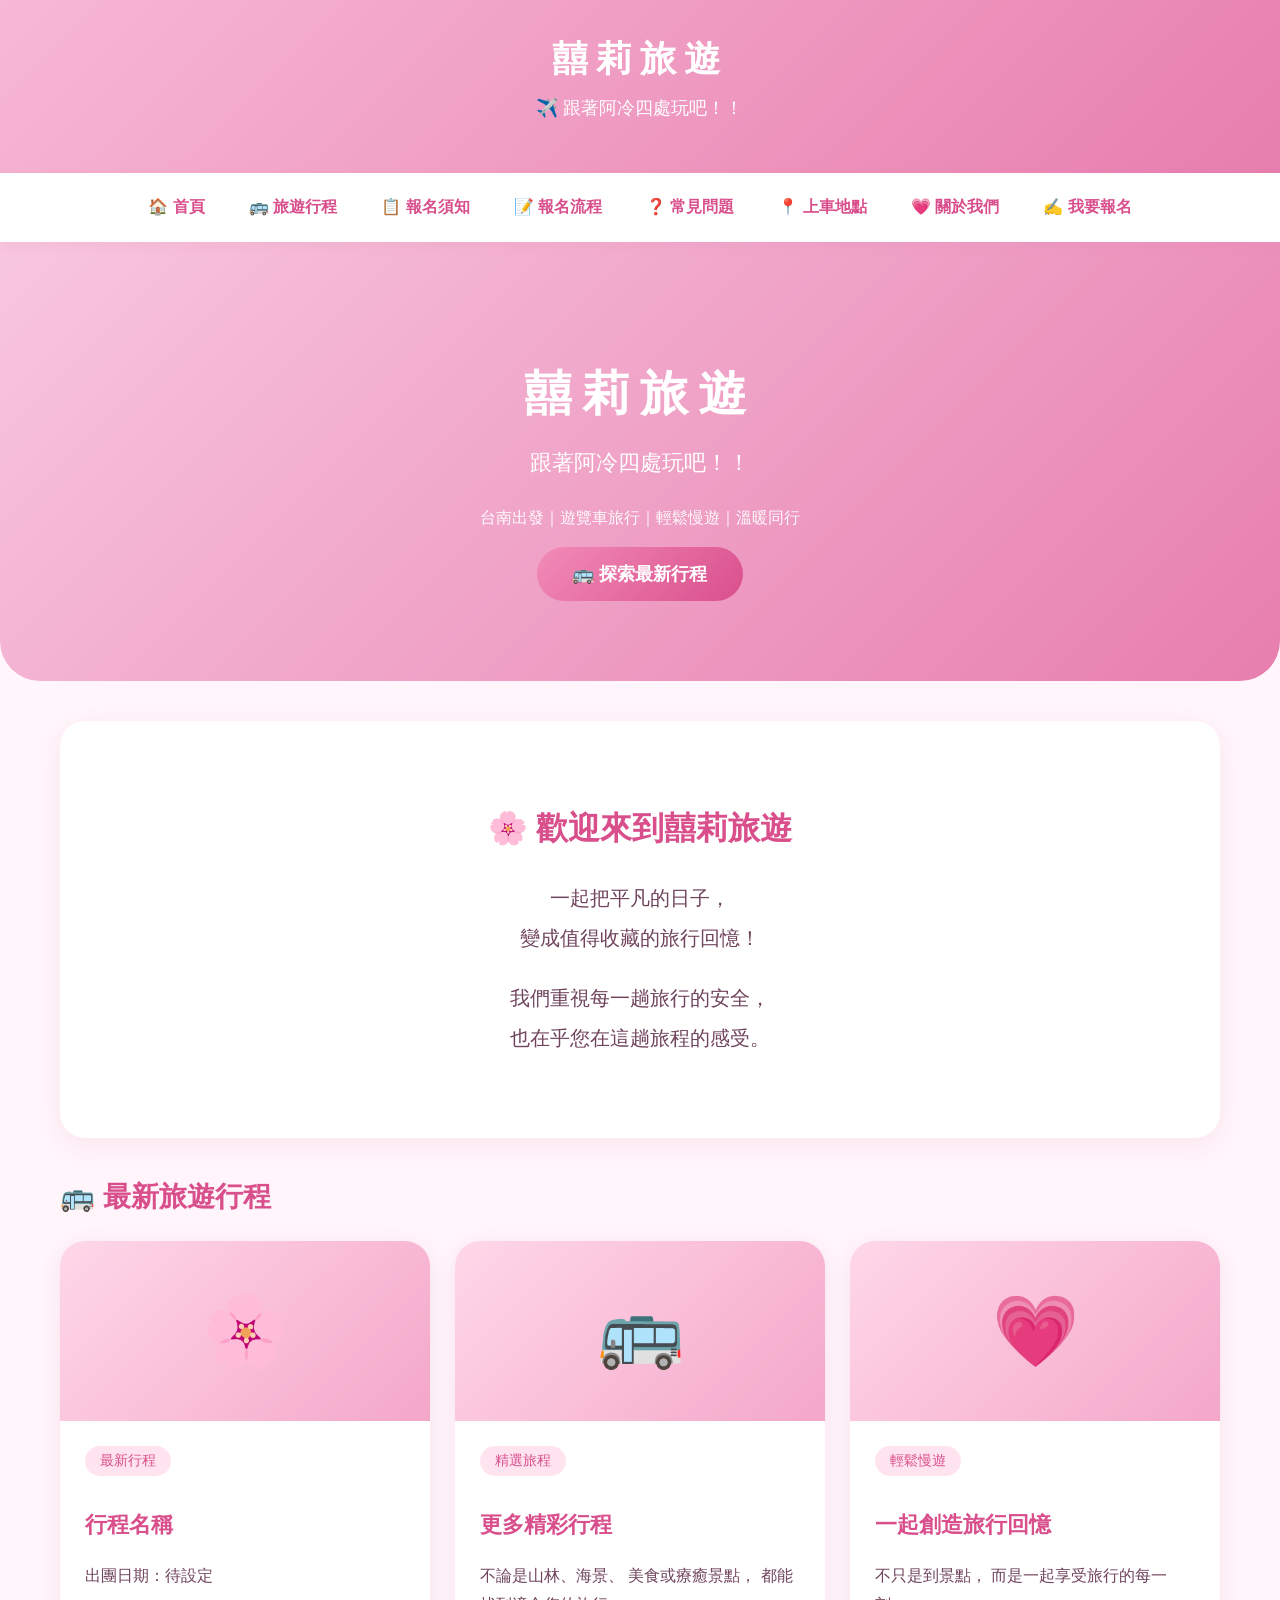
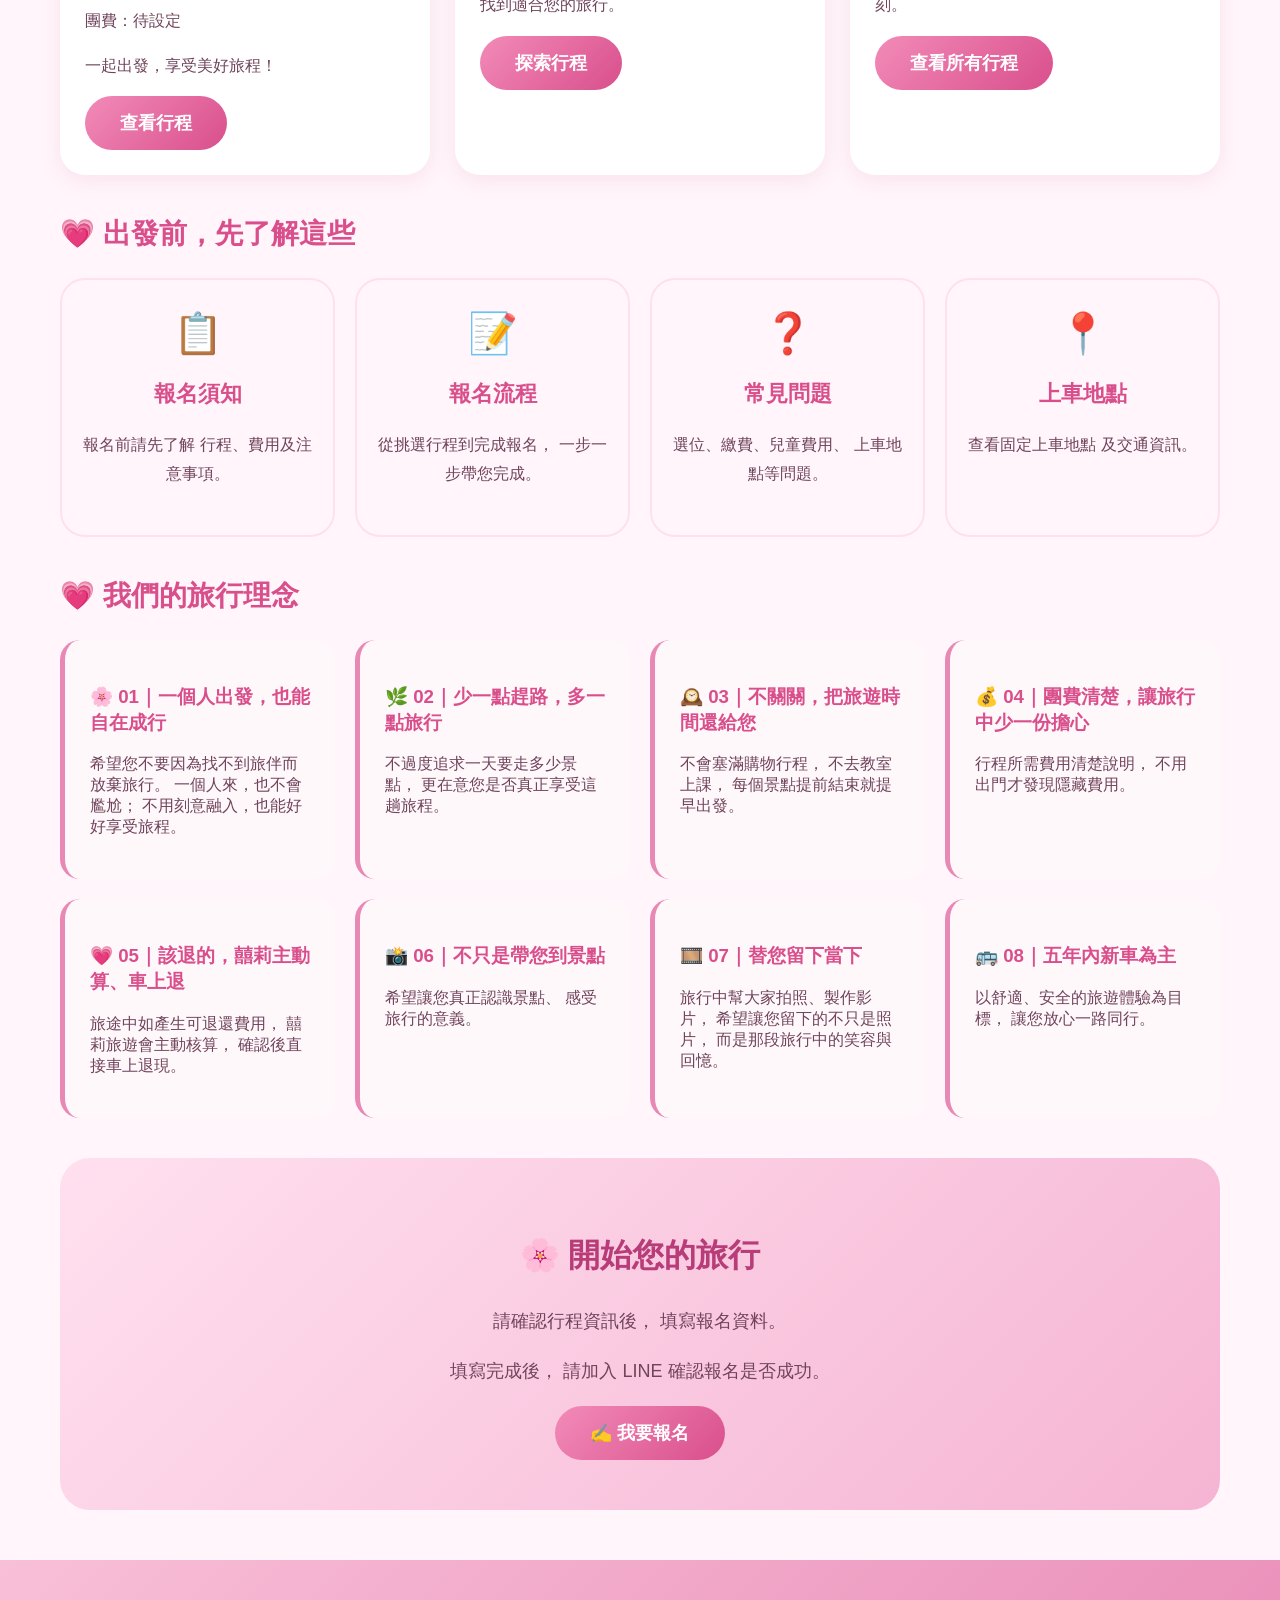
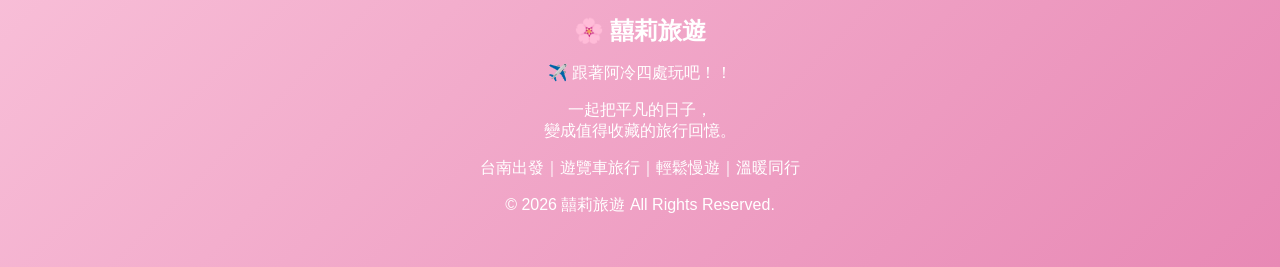
<file: index.html>
<!DOCTYPE html>
<html lang="zh-TW">
<head>
    <meta charset="UTF-8">
    <meta name="viewport" content="width=device-width, initial-scale=1.0">

    <title>囍莉旅遊｜跟著阿冷四處玩吧！</title>

    <meta name="description"
          content="囍莉旅遊，台南出發，遊覽車旅行、輕鬆慢遊、溫暖同行。">

    <link rel="stylesheet" href="style.css">

    <style>
        /* =========================
           首頁專用樣式
        ========================= */

        .hero {
            background:
                linear-gradient(135deg, #f8c6df, #e77eae);
            color: white;
            text-align: center;
            padding: 80px 20px;
            border-radius: 0 0 40px 40px;
        }

        .hero h1 {
            font-size: 48px;
            letter-spacing: 10px;
            margin-bottom: 20px;
        }

        .hero p {
            font-size: 22px;
            margin-bottom: 30px;
        }

        .hero .subtitle {
            font-size: 16px;
            opacity: 0.95;
        }

        .welcome {
            text-align: center;
            padding: 60px 30px;
        }

        .welcome h2 {
            color: #d94f8c;
            font-size: 32px;
        }

        .welcome p {
            font-size: 20px;
            line-height: 2;
        }

        /* 行程卡片 */

        .trip-grid {
            display: grid;
            grid-template-columns: repeat(auto-fit, minmax(260px, 1fr));
            gap: 25px;
        }

        .trip-card {
            background: white;
            border-radius: 25px;
            overflow: hidden;
            box-shadow: 0 5px 20px rgba(220, 120, 160, 0.15);
            transition: 0.3s;
        }

        .trip-card:hover {
            transform: translateY(-5px);
        }

        .trip-image {
            height: 180px;
            background: linear-gradient(135deg, #ffd7e9, #f4a7c9);
            display: flex;
            justify-content: center;
            align-items: center;
            font-size: 70px;
        }

        .trip-content {
            padding: 25px;
        }

        .trip-content h3 {
            color: #d94f8c;
            font-size: 22px;
        }

        .trip-content p {
            line-height: 1.8;
        }

        .trip-tag {
            display: inline-block;
            background: #ffe4ef;
            color: #d94f8c;
            padding: 6px 15px;
            border-radius: 20px;
            font-size: 14px;
            margin-bottom: 12px;
        }

        /* 快速入口 */

        .quick-grid {
            display: grid;
            grid-template-columns: repeat(auto-fit, minmax(220px, 1fr));
            gap: 20px;
        }

        .quick-card {
            display: block;
            text-decoration: none;
            color: #70445c;
            background: #fff5fa;
            border: 2px solid #ffe0ed;
            border-radius: 25px;
            padding: 30px 20px;
            text-align: center;
            transition: 0.3s;
        }

        .quick-card:hover {
            background: #ffe4ef;
            transform: translateY(-5px);
        }

        .quick-card .icon {
            font-size: 40px;
            margin-bottom: 15px;
        }

        .quick-card h3 {
            color: #d94f8c;
            font-size: 22px;
        }

        .quick-card p {
            line-height: 1.8;
        }

        /* 品牌理念 */

        .about-grid {
            display: grid;
            grid-template-columns: repeat(auto-fit, minmax(250px, 1fr));
            gap: 20px;
        }

        .about-item {
            background: #fff8fb;
            border-radius: 20px;
            padding: 25px;
            border-left: 5px solid #e889b5;
        }

        .about-item h3 {
            color: #d94f8c;
        }

        /* 報名區 */

        .registration-box {
            text-align: center;
            background: linear-gradient(135deg, #ffe0ef, #f5b4d3);
            border-radius: 30px;
            padding: 50px 25px;
        }

        .registration-box h2 {
            font-size: 32px;
            color: #b83c78;
        }

        .registration-box p {
            font-size: 18px;
            line-height: 1.8;
        }

        /* 手機版 */

        @media (max-width: 768px) {

            .hero {
                padding: 55px 20px;
            }

            .hero h1 {
                font-size: 34px;
                letter-spacing: 5px;
            }

            .hero p {
                font-size: 18px;
            }

            .welcome h2 {
                font-size: 26px;
            }

            .welcome p {
                font-size: 17px;
            }

        }

    </style>
</head>

<body>

    <!-- =========================
         網站標題
    ========================= -->

    <header class="site-header">

        <h1>囍莉旅遊</h1>

        <p>✈️ 跟著阿冷四處玩吧！！</p>

    </header>


    <!-- =========================
         導覽列
    ========================= -->

    <nav class="navbar">

        <div class="nav-container">

            <a href="index.html">🏠 首頁</a>

            <a href="trips.html">🚌 旅遊行程</a>

            <a href="notice.html">📋 報名須知</a>

            <a href="process.html">📝 報名流程</a>

            <a href="faq.html">❓ 常見問題</a>

            <a href="boarding.html">📍 上車地點</a>

            <a href="about.html">💗 關於我們</a>

            <a href="registration.html">✍️ 我要報名</a>

        </div>

    </nav>


    <!-- =========================
         首頁 Banner
    ========================= -->

    <section class="hero">

        <h1>囍莉旅遊</h1>

        <p>跟著阿冷四處玩吧！！</p>

        <div class="subtitle">
            台南出發｜遊覽車旅行｜輕鬆慢遊｜溫暖同行
        </div>

        <br>

        <a href="trips.html" class="btn">
            🚌 探索最新行程
        </a>

    </section>


    <!-- =========================
         品牌介紹
    ========================= -->

    <section class="container">

        <div class="card welcome">

            <h2>🌸 歡迎來到囍莉旅遊</h2>

            <p>
                一起把平凡的日子，
                <br>
                變成值得收藏的旅行回憶！
            </p>

            <p>
                我們重視每一趟旅行的安全，
                <br>
                也在乎您在這趟旅程的感受。
            </p>

        </div>

    </section>


    <!-- =========================
         最新旅遊行程
    ========================= -->

    <section class="container" id="trips">

        <h2 class="section-title">
            🚌 最新旅遊行程
        </h2>

        <div class="trip-grid">

            <div class="trip-card">

                <div class="trip-image">
                    🌸
                </div>

                <div class="trip-content">

                    <span class="trip-tag">
                        最新行程
                    </span>

                    <h3>行程名稱</h3>

                    <p>
                        出團日期：待設定
                    </p>

                    <p>
                        團費：待設定
                    </p>

                    <p>
                        一起出發，享受美好旅程！
                    </p>

                    <a href="trips.html" class="btn">
                        查看行程
                    </a>

                </div>

            </div>


            <div class="trip-card">

                <div class="trip-image">
                    🚌
                </div>

                <div class="trip-content">

                    <span class="trip-tag">
                        精選旅程
                    </span>

                    <h3>更多精彩行程</h3>

                    <p>
                        不論是山林、海景、
                        美食或療癒景點，
                        都能找到適合您的旅行。
                    </p>

                    <a href="trips.html" class="btn">
                        探索行程
                    </a>

                </div>

            </div>


            <div class="trip-card">

                <div class="trip-image">
                    💗
                </div>

                <div class="trip-content">

                    <span class="trip-tag">
                        輕鬆慢遊
                    </span>

                    <h3>一起創造旅行回憶</h3>

                    <p>
                        不只是到景點，
                        而是一起享受旅行的每一刻。
                    </p>

                    <a href="trips.html" class="btn">
                        查看所有行程
                    </a>

                </div>

            </div>

        </div>

    </section>


    <!-- =========================
         快速入口
    ========================= -->

    <section class="container">

        <h2 class="section-title">
            💗 出發前，先了解這些
        </h2>

        <div class="quick-grid">


            <a href="notice.html" class="quick-card">

                <div class="icon">
                    📋
                </div>

                <h3>報名須知</h3>

                <p>
                    報名前請先了解
                    行程、費用及注意事項。
                </p>

            </a>


            <a href="process.html" class="quick-card">

                <div class="icon">
                    📝
                </div>

                <h3>報名流程</h3>

                <p>
                    從挑選行程到完成報名，
                    一步一步帶您完成。
                </p>

            </a>


            <a href="faq.html" class="quick-card">

                <div class="icon">
                    ❓
                </div>

                <h3>常見問題</h3>

                <p>
                    選位、繳費、兒童費用、
                    上車地點等問題。
                </p>

            </a>


            <a href="boarding.html" class="quick-card">

                <div class="icon">
                    📍
                </div>

                <h3>上車地點</h3>

                <p>
                    查看固定上車地點
                    及交通資訊。
                </p>

            </a>

        </div>

    </section>


    <!-- =========================
         囍莉旅遊品牌理念
    ========================= -->

    <section class="container" id="about">

        <h2 class="section-title">
            💗 我們的旅行理念
        </h2>

        <div class="about-grid">


            <div class="about-item">

                <h3>🌸 01｜一個人出發，也能自在成行</h3>

                <p>
                    希望您不要因為找不到旅伴而放棄旅行。
                    一個人來，也不會尷尬；
                    不用刻意融入，也能好好享受旅程。
                </p>

            </div>


            <div class="about-item">

                <h3>🌿 02｜少一點趕路，多一點旅行</h3>

                <p>
                    不過度追求一天要走多少景點，
                    更在意您是否真正享受這趟旅程。
                </p>

            </div>


            <div class="about-item">

                <h3>🕰️ 03｜不關關，把旅遊時間還給您</h3>

                <p>
                    不會塞滿購物行程，
                    不去教室上課，
                    每個景點提前結束就提早出發。
                </p>

            </div>


            <div class="about-item">

                <h3>💰 04｜團費清楚，讓旅行中少一份擔心</h3>

                <p>
                    行程所需費用清楚說明，
                    不用出門才發現隱藏費用。
                </p>

            </div>


            <div class="about-item">

                <h3>💗 05｜該退的，囍莉主動算、車上退</h3>

                <p>
                    旅途中如產生可退還費用，
                    囍莉旅遊會主動核算，
                    確認後直接車上退現。
                </p>

            </div>


            <div class="about-item">

                <h3>📸 06｜不只是帶您到景點</h3>

                <p>
                    希望讓您真正認識景點、
                    感受旅行的意義。
                </p>

            </div>


            <div class="about-item">

                <h3>🎞️ 07｜替您留下當下</h3>

                <p>
                    旅行中幫大家拍照、製作影片，
                    希望讓您留下的不只是照片，
                    而是那段旅行中的笑容與回憶。
                </p>

            </div>


            <div class="about-item">

                <h3>🚌 08｜五年內新車為主</h3>

                <p>
                    以舒適、安全的旅遊體驗為目標，
                    讓您放心一路同行。
                </p>

            </div>


        </div>

    </section>


    <!-- =========================
         我要報名
    ========================= -->

    <section class="container" id="registration">

        <div class="registration-box">

            <h2>🌸 開始您的旅行</h2>

            <p>
                請確認行程資訊後，
                填寫報名資料。
            </p>

            <p>
                填寫完成後，
                請加入 LINE 確認報名是否成功。
            </p>

            <a href="registration.html" class="btn">
                ✍️ 我要報名
            </a>

        </div>

    </section>


    <!-- =========================
         Footer
    ========================= -->

    <footer>

        <h2>🌸 囍莉旅遊</h2>

        <p>✈️ 跟著阿冷四處玩吧！！</p>

        <p>
            一起把平凡的日子，
            <br>
            變成值得收藏的旅行回憶。
        </p>

        <p>
            台南出發｜遊覽車旅行｜輕鬆慢遊｜溫暖同行
        </p>

        <p>
            © 2026 囍莉旅遊 All Rights Reserved.
        </p>

    </footer>


</body>
</html>
</file>
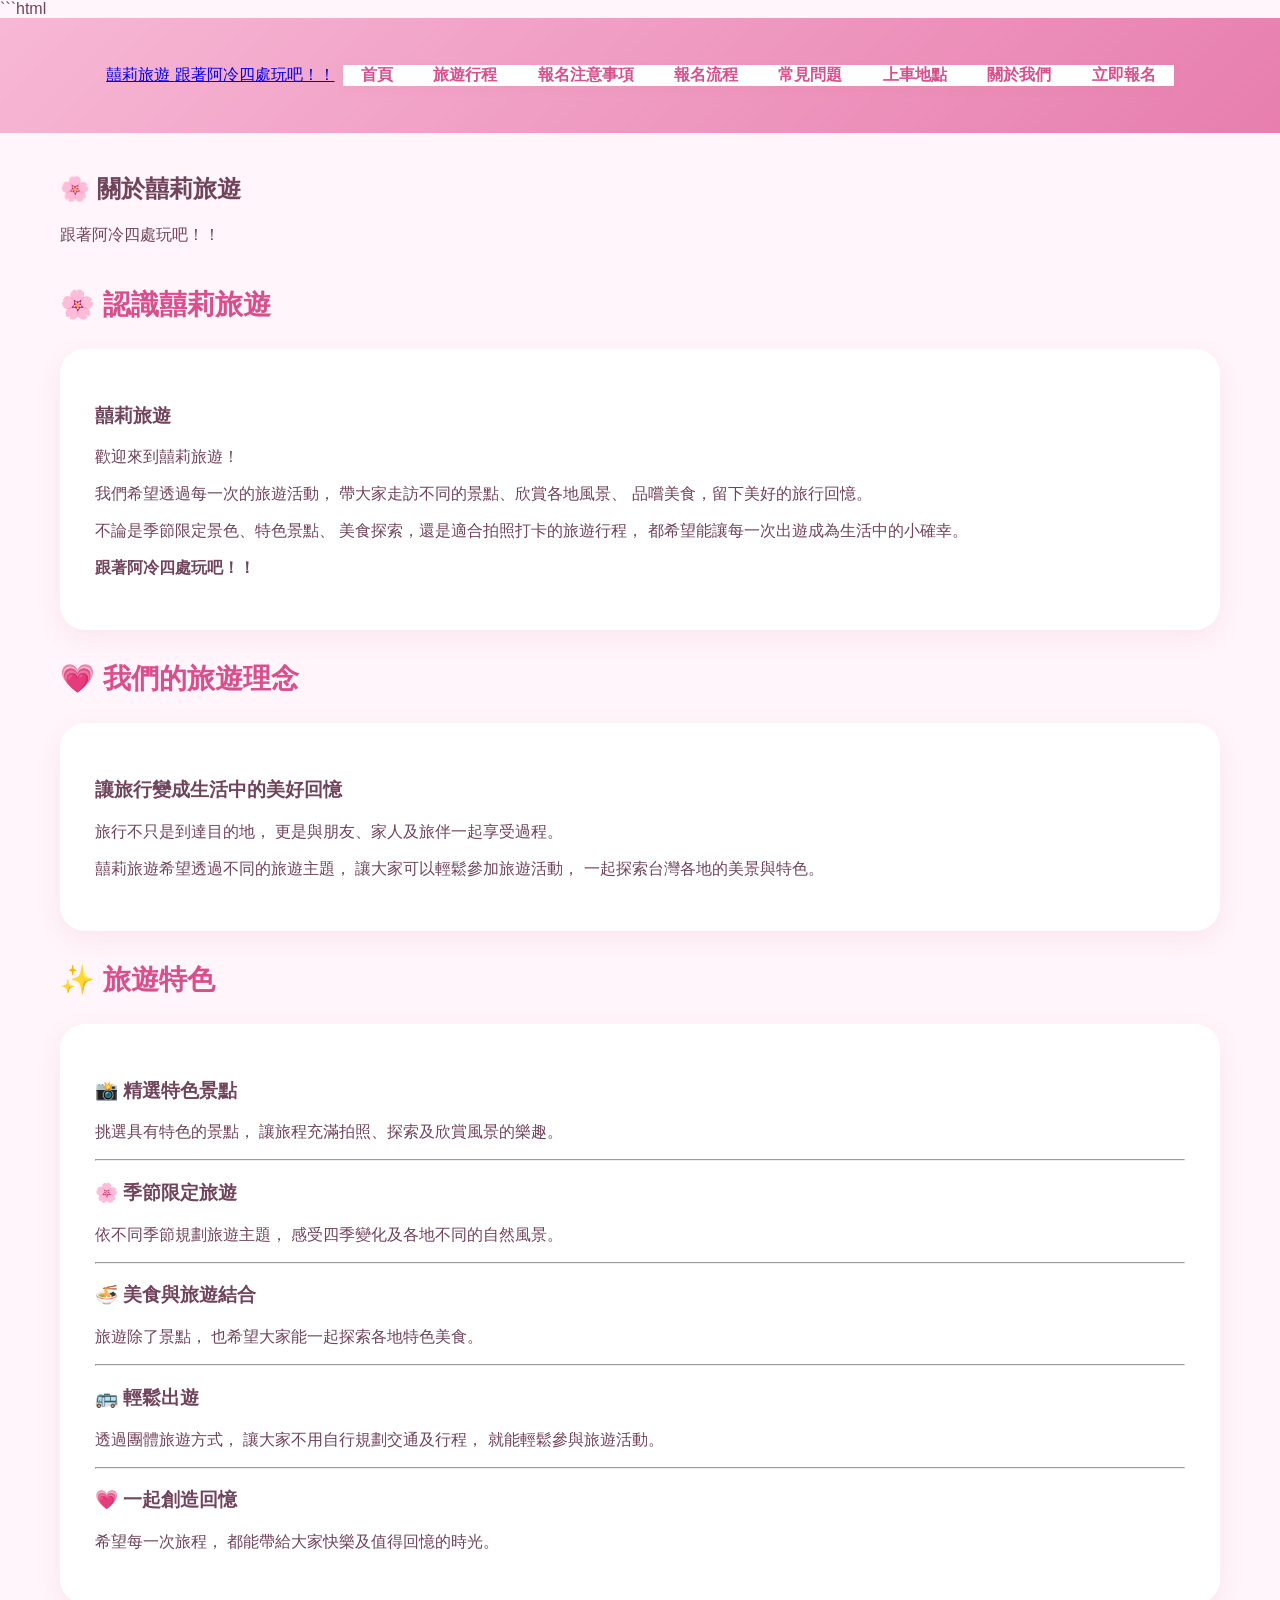
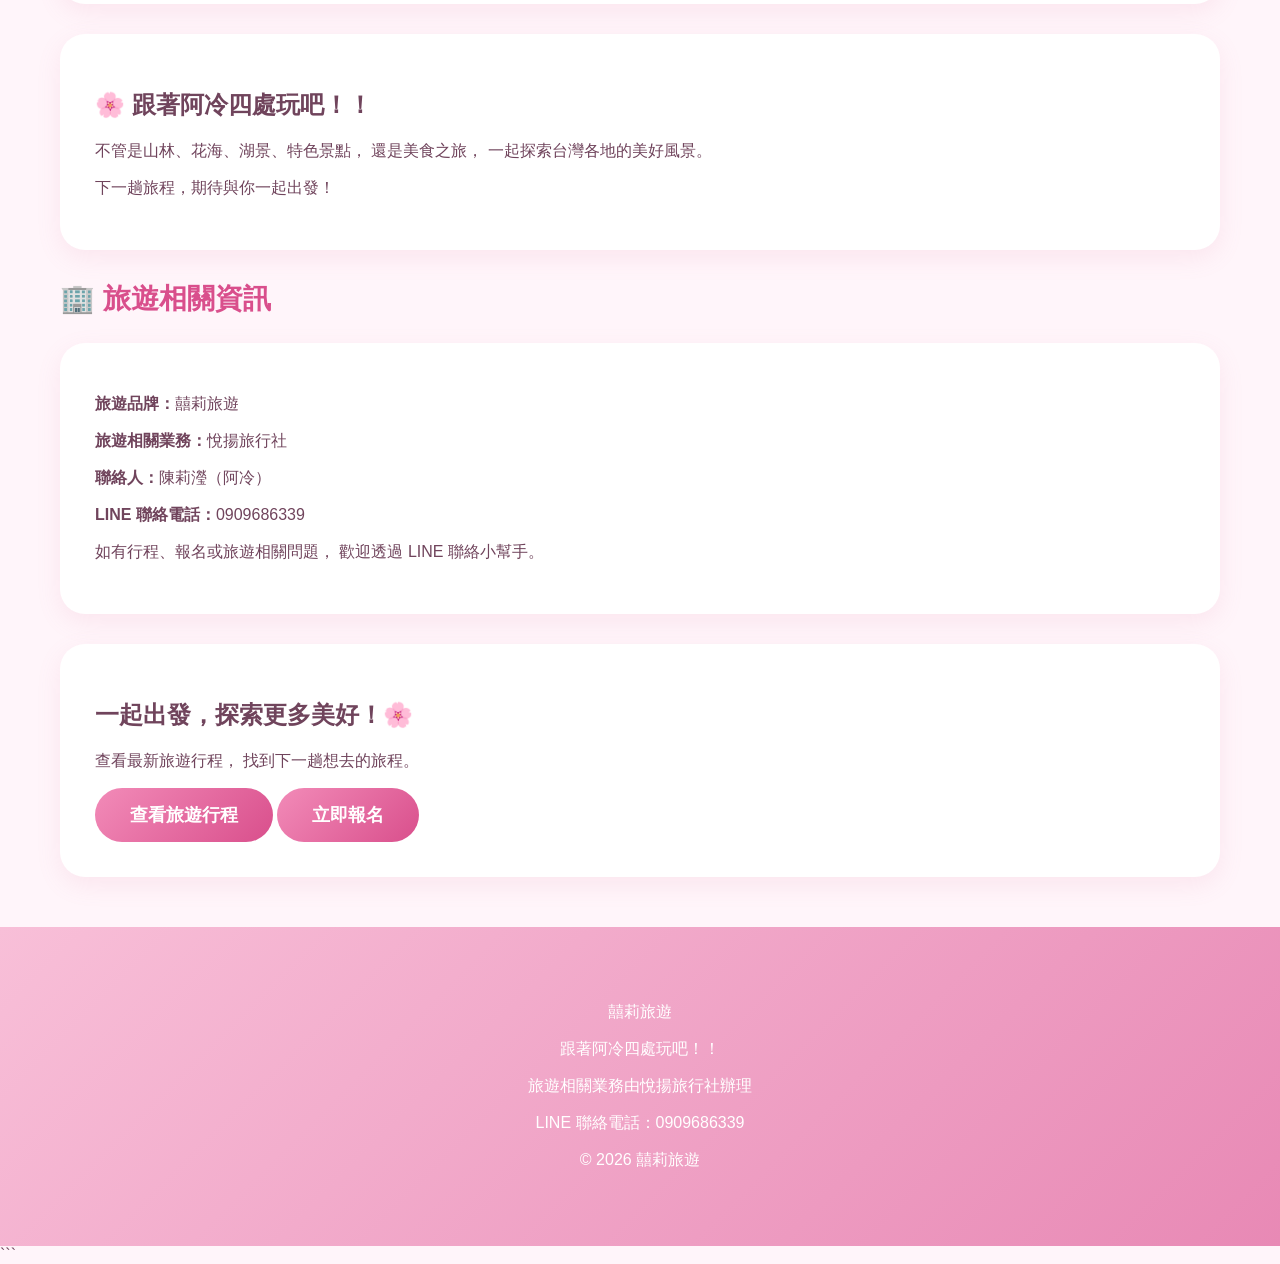
<file: about.html>
```html
<!DOCTYPE html>
<html lang="zh-Hant">
<head>
  <meta charset="UTF-8">
  <meta name="viewport" content="width=device-width, initial-scale=1.0">

  <title>關於我們｜囍莉旅遊</title>

  <link rel="stylesheet" href="style.css">
</head>

<body>

  <!-- 網站導覽列 -->
  <header class="site-header">
    <div class="nav-container">

      <div class="logo">
        <a href="index.html">
          囍莉旅遊
          <span>跟著阿冷四處玩吧！！</span>
        </a>
      </div>

      <nav class="navbar">
        <a href="index.html">首頁</a>
        <a href="trips.html">旅遊行程</a>
        <a href="notice.html">報名注意事項</a>
        <a href="process.html">報名流程</a>
        <a href="faq.html">常見問題</a>
        <a href="boarding.html">上車地點</a>
        <a href="about.html">關於我們</a>
        <a href="registration.html" class="nav-register">立即報名</a>
      </nav>

    </div>
  </header>


  <!-- 頁面標題 -->
  <section class="page-banner">
    <div class="container">

      <h1>🌸 關於囍莉旅遊</h1>

      <p>跟著阿冷四處玩吧！！</p>

    </div>
  </section>


  <main class="container">


    <!-- 品牌介紹 -->
    <section class="section">

      <h2 class="section-title">🌸 認識囍莉旅遊</h2>

      <div class="card">

        <h3>囍莉旅遊</h3>

        <p>
          歡迎來到囍莉旅遊！
        </p>

        <p>
          我們希望透過每一次的旅遊活動，
          帶大家走訪不同的景點、欣賞各地風景、
          品嚐美食，留下美好的旅行回憶。
        </p>

        <p>
          不論是季節限定景色、特色景點、
          美食探索，還是適合拍照打卡的旅遊行程，
          都希望能讓每一次出遊成為生活中的小確幸。
        </p>

        <p>
          <strong>
            跟著阿冷四處玩吧！！
          </strong>
        </p>

      </div>

    </section>


    <!-- 旅遊理念 -->
    <section class="section">

      <h2 class="section-title">💗 我們的旅遊理念</h2>

      <div class="card">

        <h3>讓旅行變成生活中的美好回憶</h3>

        <p>
          旅行不只是到達目的地，
          更是與朋友、家人及旅伴一起享受過程。
        </p>

        <p>
          囍莉旅遊希望透過不同的旅遊主題，
          讓大家可以輕鬆參加旅遊活動，
          一起探索台灣各地的美景與特色。
        </p>

      </div>

    </section>


    <!-- 旅遊特色 -->
    <section class="section">

      <h2 class="section-title">✨ 旅遊特色</h2>

      <div class="card">

        <div class="about-feature">

          <h3>📸 精選特色景點</h3>

          <p>
            挑選具有特色的景點，
            讓旅程充滿拍照、探索及欣賞風景的樂趣。
          </p>

        </div>


        <hr>


        <div class="about-feature">

          <h3>🌸 季節限定旅遊</h3>

          <p>
            依不同季節規劃旅遊主題，
            感受四季變化及各地不同的自然風景。
          </p>

        </div>


        <hr>


        <div class="about-feature">

          <h3>🍜 美食與旅遊結合</h3>

          <p>
            旅遊除了景點，
            也希望大家能一起探索各地特色美食。
          </p>

        </div>


        <hr>


        <div class="about-feature">

          <h3>🚌 輕鬆出遊</h3>

          <p>
            透過團體旅遊方式，
            讓大家不用自行規劃交通及行程，
            就能輕鬆參與旅遊活動。
          </p>

        </div>


        <hr>


        <div class="about-feature">

          <h3>💗 一起創造回憶</h3>

          <p>
            希望每一次旅程，
            都能帶給大家快樂及值得回憶的時光。
          </p>

        </div>

      </div>

    </section>


    <!-- 品牌口號 -->
    <section class="section">

      <div class="card cta-card">

        <h2>🌸 跟著阿冷四處玩吧！！</h2>

        <p>
          不管是山林、花海、湖景、特色景點，
          還是美食之旅，
          一起探索台灣各地的美好風景。
        </p>

        <p>
          下一趟旅程，期待與你一起出發！
        </p>

      </div>

    </section>


    <!-- 旅行社資訊 -->
    <section class="section">

      <h2 class="section-title">🏢 旅遊相關資訊</h2>

      <div class="card">

        <p>
          <strong>旅遊品牌：</strong>囍莉旅遊
        </p>

        <p>
          <strong>旅遊相關業務：</strong>悅揚旅行社
        </p>

        <p>
          <strong>聯絡人：</strong>陳莉瀅（阿冷）
        </p>

        <p>
          <strong>LINE 聯絡電話：</strong>0909686339
        </p>

        <p>
          如有行程、報名或旅遊相關問題，
          歡迎透過 LINE 聯絡小幫手。
        </p>

      </div>

    </section>


    <!-- CTA -->
    <section class="section">

      <div class="card cta-card">

        <h2>一起出發，探索更多美好！🌸</h2>

        <p>
          查看最新旅遊行程，
          找到下一趟想去的旅程。
        </p>

        <div class="cta-buttons">

          <a href="trips.html" class="btn">
            查看旅遊行程
          </a>

          <a href="registration.html" class="btn">
            立即報名
          </a>

        </div>

      </div>

    </section>


  </main>


  <!-- 頁尾 -->
  <footer>

    <div class="container">

      <p>囍莉旅遊</p>

      <p>跟著阿冷四處玩吧！！</p>

      <p>旅遊相關業務由悅揚旅行社辦理</p>

      <p>LINE 聯絡電話：0909686339</p>

      <p>© 2026 囍莉旅遊</p>

    </div>

  </footer>


</body>
</html>
```
</file>
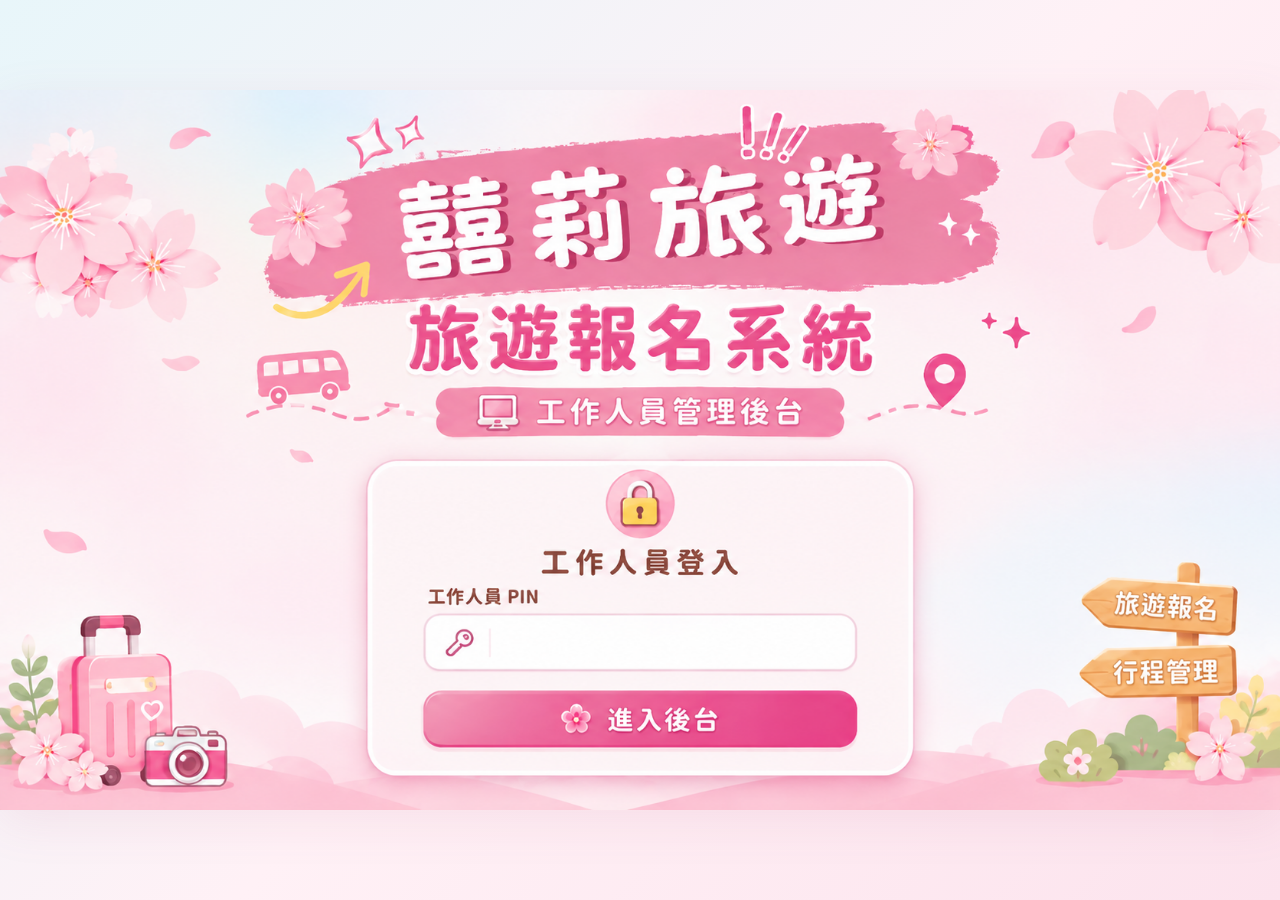
<file: admin.html>
<!DOCTYPE html>
<html lang="zh-Hant">
<head>
  <meta charset="UTF-8">
  <meta name="viewport" content="width=device-width, initial-scale=1.0">

  <link rel="preconnect" href="https://fonts.googleapis.com">
  <link rel="preconnect" href="https://fonts.gstatic.com" crossorigin>
  <link href="https://fonts.googleapis.com/css2?family=Noto+Sans+TC:wght@400;500;600;700;800;900&family=Nunito:wght@400;500;600;700;800;900&display=swap" rel="stylesheet">

  <title>管理後台｜囍莉旅遊</title>
  
<link rel="stylesheet" href="admin.css?v=20261128-cropped-new-art-v121">
<meta name="xili-admin-build" content="v110-unique-script-and-style">
</head>

<body class="admin-body">

  <!-- 管理後台標題 -->
  <header class="admin-header">

    <div class="admin-header-inner">

      <div class="admin-brand-ribbon">
        <div class="admin-brand-title">
          <h1>囍莉旅遊<span class="admin-brand-bangs">!!!</span></h1>
          <span class="admin-brand-tag">管理後台</span>
        </div>
      </div>

      <div class="admin-header-actions">
        <a href="index.html" target="_blank" class="admin-btn admin-btn-light">
          <svg class="admin-action-icon" viewBox="0 0 24 24" aria-hidden="true"><path d="M14 4h6v6M20 4l-9 9"/><path d="M18 13v6a1 1 0 0 1-1 1H5a1 1 0 0 1-1-1V7a1 1 0 0 1 1-1h6"/></svg>
          <span>查看網站</span>
        </a>
        <button type="button" class="admin-btn admin-btn-danger" id="logoutBtn">
          <svg class="admin-action-icon" viewBox="0 0 24 24" aria-hidden="true"><path d="M12 2v10"/><path d="M6.2 5.8a8 8 0 1 0 11.6 0"/></svg>
          <span>登出</span>
        </button>
      </div>

    </div>

  </header>


  <main class="admin-container">

    <!-- 側邊選單 -->
    <aside class="admin-sidebar">

      <button class="admin-nav-btn active" data-section="dashboard">
        <img class="sidebar-icon-img" src="sidebar-icon-dashboard.png" alt="" aria-hidden="true" width="56" height="56"><span>管理總覽</span>
      </button>

      <button class="admin-nav-btn" data-section="trips">
        <img class="sidebar-icon-img" src="sidebar-icon-trips.png" alt="" aria-hidden="true" width="56" height="56"><span>行程管理</span>
      </button>

      <button class="admin-nav-btn" data-section="registrations">
        <img class="sidebar-icon-img" src="sidebar-icon-registrations.png" alt="" aria-hidden="true" width="56" height="56"><span>報名管理</span>
      </button>

      <button class="admin-nav-btn" data-section="payments">
        <img class="sidebar-icon-img" src="sidebar-icon-payments.png" alt="" aria-hidden="true" width="56" height="56"><span>繳費管理</span>
      </button>

      <button class="admin-nav-btn" data-section="boarding">
        <img class="sidebar-icon-img" src="sidebar-icon-boarding.png" alt="" aria-hidden="true" width="56" height="56"><span>上車地點管理</span>
      </button>

      <button class="admin-nav-btn" data-section="settings">
        <img class="sidebar-icon-img" src="sidebar-icon-settings-v48.png?v=20261126-v48" alt="" aria-hidden="true" width="56" height="56"><span>系統設定</span>
      </button>

      <img class="admin-sidebar-character" src="sidebar-character.png?v=20261126" alt="" aria-hidden="true">

    </aside>


    <!-- 主要內容 -->
    <div class="admin-main">


      <!-- 總覽：成熟精緻版 -->
      <section class="admin-section active dashboard-premium" id="dashboard">

        <div class="dashboard-heading">
          <div>
            <h2><svg class="ui-icon" viewBox="0 0 48 48" aria-hidden="true" focusable="false"><path d="M5 21 24 5l19 16"/><path d="M10 19v23h28V19M19 42V27h10v15"/></svg><span>管理總覽</span></h2>
            <p class="admin-description">歡迎使用囍莉旅遊管理後台，以下為最新的行程與報名統計。</p>
          </div>
          <div class="dashboard-toolbar">
            <div class="dashboard-updated"><span class="calendar-small" aria-hidden="true"><svg class="ui-icon" viewBox="0 0 48 48" aria-hidden="true" focusable="false"><rect x="6" y="9" width="36" height="33" rx="4"/><path d="M15 5v9M33 5v9M6 18h36M15 26h5m8 0h5M15 34h5m8 0h5"/></svg></span><span class="dashboard-updated-text">資料更新：<time id="dashboardLastUpdated" aria-live="polite">載入中…</time></span></div>
            <button type="button" class="dashboard-refresh-btn" id="dashboardRefreshBtn"><span aria-hidden="true">↻</span> 重新整理</button>
          </div>
        </div>

        <div class="admin-stats dashboard-stats">
          <div class="admin-stat-card stat-rose">
            <div class="stat-icon" aria-hidden="true"><img src="01_目前行程數_粉色行李箱.png" alt="粉金立體行李箱" loading="eager" draggable="false"></div>
            <div><div class="admin-stat-title">目前行程數</div><div class="admin-stat-number" id="totalTrips">0</div></div>
          </div>
          <div class="admin-stat-card stat-gold">
            <div class="stat-icon" aria-hidden="true"><img src="02_報名總人數_香檳金人物.png" alt="金粉立體人物" loading="eager" draggable="false"></div>
            <div><div class="admin-stat-title">報名總人數</div><div class="admin-stat-number" id="totalRegistrations">0</div></div>
          </div>
          <div class="admin-stat-card stat-green">
            <div class="stat-icon" aria-hidden="true"><img src="04_待繳費人數_鼠尾草綠卡片_v48.png?v=20261126-v48" alt="原本綠色立體圖示" loading="eager" draggable="false"></div>
            <div><div class="admin-stat-title">待付款／待核帳</div><div class="admin-stat-number" id="pendingPayments">0</div></div>
          </div>
          <div class="admin-stat-card stat-blue">
            <div class="stat-icon" aria-hidden="true"><img src="03_待確認報名_霧藍核取板.png" alt="霧藍核取板" loading="eager" draggable="false"></div>
            <div><div class="admin-stat-title">距離截止日</div><div class="admin-stat-number" id="deadlineDays">—</div></div>
          </div>
        </div>

        <div class="dashboard-panels">
          <section class="admin-card dashboard-panel dashboard-trip-list-card">
            <div class="dashboard-panel-heading">
              <h3 class="dashboard-trip-title-art" aria-label="行程">
                <img class="dashboard-trip-title-premium" src="trip-title-premium.png?v=20261128-title-match-v113" alt="行程" draggable="false">
              </h3>
            </div>
            <div class="dashboard-trip-list-wrap">
              <div class="dashboard-trip-list" id="dashboardTripList" aria-live="polite">
                <div class="dashboard-trip-empty">行程資料載入中…</div>
              </div>
            </div>
          </section>

          <section class="admin-card dashboard-panel dashboard-trip-stats-card" aria-live="polite">
            <div class="dashboard-panel-heading">
              <h3 class="dashboard-stats-title"><img src="stats-title.png?v=20261128-cropped-new-art-v121" alt="人數統計" draggable="false"><small id="dashboardStatsTripName">請選擇左側行程</small></h3>
            </div>
            <div id="dashboardTripStatsContent" class="dashboard-trip-stats-content">
              <div class="dashboard-stats-placeholder">請選擇左側行程</div>
            </div>
          </section>
        </div>

        <div class="admin-warning dashboard-warning">
          ⚠️ 行程資料由網站行程 JSON 載入；報名與繳費統計依目前後台 API 回傳資料計算。
        </div>

      </section>


      <!-- 行程管理 -->
      <section class="admin-section" id="trips">

        <div class="admin-section-header trip-management-header">

          <div class="trip-heading-copy">
            <h2 class="trip-page-title"><svg class="ui-icon trip-calendar-icon" viewBox="0 0 48 48" aria-hidden="true" focusable="false"><rect x="6" y="9" width="36" height="33" rx="4"/><path d="M15 5v9M33 5v9M6 18h36"/></svg><span>行程管理</span></h2>
            <p class="admin-description">新增、修改及管理旅遊行程。</p>
          </div>

          <div class="trip-heading-actions">
            <div class="dashboard-updated">
              <span class="calendar-small" aria-hidden="true"><svg class="ui-icon" viewBox="0 0 48 48" aria-hidden="true" focusable="false"><rect x="6" y="9" width="36" height="33" rx="4"/><path d="M15 5v9M33 5v9M6 18h36M15 26h5m8 0h5M15 34h5m8 0h5"/></svg></span>
              <span class="dashboard-updated-text">資料更新：<time id="tripLastUpdated" aria-live="polite">載入中…</time></span>
            </div>
            <button type="button" class="dashboard-refresh-btn" id="tripsRefreshBtn"><span aria-hidden="true">↻</span> 重新整理</button>
            <button type="button" class="admin-btn admin-btn-primary" id="addTripBtn">＋ 新增行程</button>
          </div>

        </div>


        <!-- 行程表單 -->
        <div class="admin-card" id="tripFormCard">

          <h3 id="tripFormTitle">新增行程</h3>

          <form id="tripForm">

            <input type="hidden" id="tripId">

            <div class="admin-form-grid">

              <div class="admin-form-group">
                <label for="tripTitle">行程名稱 *</label>
                <input type="text" id="tripTitle" required>
              </div>

              <div class="admin-form-group">
                <label for="tripType">行程類型 *</label>

                <select id="tripType" required>
                  <option value="">請選擇</option>
                  <option value="一日遊">一日遊</option>
                  <option value="多日遊">多日遊</option>
                </select>

              </div>

              <div class="admin-form-group">
                <label for="tripDate">出發日期 *</label>
                <input type="date" id="tripDate" required>
              </div>

              <div class="admin-form-group">
                <label for="tripPrice">旅遊費用 *</label>
                <input type="number" id="tripPrice" min="0" required>
              </div>

              <div class="admin-form-group">
                <label for="tripMaxPeople">最大報名人數</label>
                <input type="number" id="tripMaxPeople" min="1">
              </div>

              <div class="admin-form-group full-width">
                <label>遊覽車工作人員專用座位（每團獨立設定）</label>
                <p class="admin-help">勾選後，該團旅客無法選擇這些座位；未勾選的座位照常開放。儲存行程後，前台座位表約 3 秒內自動同步，無須重新整理。</p>
                <div id="tripStaffSeats" class="admin-checkbox-group"></div>
              </div>

              <div class="admin-form-group">
                <label for="tripDeadline">報名截止日期</label>
                <input type="date" id="tripDeadline">
              </div>

              <div class="admin-form-group">
                <label for="tripStatus">行程狀態</label>

                <select id="tripStatus">
                  <option value="報名中">報名中</option>
                  <option value="即將成團">即將成團</option>
                  <option value="已成團">已成團</option>
                  <option value="已額滿">已額滿</option>
                  <option value="已截止">已截止</option>
                  <option value="已取消">已取消</option>
                  <option value="籌備中">籌備中</option>
                </select>

              </div>

              <div class="admin-form-group">
                <label for="tripDeparture">出發地</label>
                <input type="text" id="tripDeparture" value="台南">
              </div>

              <div class="admin-form-group">
                <label for="tripDays">行程天數 *</label>
                <input type="number" id="tripDays" min="1" max="30" value="1" required>
              </div>

              <div class="admin-form-group">
                <label for="tripLodging">是否需要住宿</label>
                <select id="tripLodging">
                  <option value="false">不需要住宿</option>
                  <option value="true">需要住宿</option>
                </select>
              </div>

              <div class="admin-form-group full-width" id="roomTypesGroup" style="display:none">
                <label>房型選項（可複選）</label>
                <div class="admin-checkbox-group">
                  <label><input type="checkbox" class="room-type" value="單人房"> 單人房</label>
                  <label><input type="checkbox" class="room-type" value="雙人房（一大床）"> 雙人房（一大床）</label>
                  <label><input type="checkbox" class="room-type" value="雙人房（兩小床）"> 雙人房（兩小床）</label>
                  <label><input type="checkbox" class="room-type" value="三人房"> 三人房</label>
                  <label><input type="checkbox" class="room-type" value="四人房"> 四人房</label>
                </div>
              </div>

              <div class="admin-form-group full-width">
                <label>每日餐食設定</label>
                <p class="admin-help">勾選有提供的餐食；有提供餐食時，前台可再讓旅客選擇葷食／素食。</p>
                <div id="tripMealsConfig"></div>
              </div>

              <div class="admin-form-group full-width">
                <label for="tripDescription">行程介紹</label>
                <textarea id="tripDescription" rows="4"></textarea>
              </div>

              <div class="admin-form-group full-width">
                <label for="tripHighlights">行程特色</label>
                <textarea
                  id="tripHighlights"
                  rows="3"
                  placeholder="每個特色請用換行分隔"
                ></textarea>
              </div>

              <div class="admin-form-group full-width">
                <label for="tripBoardingPoints">上車地點</label>
                <textarea
                  id="tripBoardingPoints"
                  rows="3"
                  placeholder="每個上車地點請用換行分隔"
                ></textarea>
              </div>

              <div class="admin-form-group full-width">
                <label for="tripNotes">注意事項</label>
                <textarea
                  id="tripNotes"
                  rows="3"
                  placeholder="每個注意事項請用換行分隔"
                ></textarea>
              </div>

            </div>


            <div class="admin-form-actions">

              <button type="submit" class="admin-btn admin-btn-primary">
                儲存行程
              </button>

              <button type="button" class="admin-btn admin-btn-light" id="cancelTripBtn">
                取消
              </button>

            </div>

          </form>

        </div>


        <!-- 行程列表：搜尋、篩選與報名人數色彩提示 -->
        <div class="trip-filter-bar admin-card">
          <label class="trip-search-field" aria-label="搜尋行程">
            <svg viewBox="0 0 24 24" aria-hidden="true"><circle cx="10.8" cy="10.8" r="6.8"/><path d="m16 16 5 5"/></svg>
            <input type="search" id="tripSearch" placeholder="輸入行程名稱或編號…">
          </label>
          <label class="trip-filter-control">行程類型
            <select id="tripTypeFilter"><option value="">全部類型</option><option value="一日遊">一日遊</option><option value="多日遊">多日遊</option></select>
          </label>
          <label class="trip-filter-control">行程狀態
            <select id="tripStatusFilter"><option value="">全部狀態</option><option>報名中</option><option>即將成團</option><option>已成團</option><option>已額滿</option><option>已截止</option><option>已取消</option><option>籌備中</option></select>
          </label>
          <label class="trip-filter-control">出發月份
            <select id="tripMonthFilter"><option value="">全部月份</option><option value="01">1 月</option><option value="02">2 月</option><option value="03">3 月</option><option value="04">4 月</option><option value="05">5 月</option><option value="06">6 月</option><option value="07">7 月</option><option value="08">8 月</option><option value="09">9 月</option><option value="10">10 月</option><option value="11">11 月</option><option value="12">12 月</option></select>
          </label>
          <label class="trip-filter-control trip-sort-control">排序
            <select id="tripSort"><option value="asc">出發日期（近 → 遠）</option><option value="desc">出發日期（遠 → 近）</option><option value="name">行程名稱</option></select>
          </label>
        </div>

        <div class="trip-count-legend" aria-label="報名人數顏色說明">
          <strong>報名人數顏色說明：</strong>
          <span class="trip-count-key count-red">0～19 人</span>
          <span class="trip-count-key count-green">20～29 人</span>
          <span class="trip-count-key count-blue">30～39 人</span>
          <span class="trip-count-key count-purple">40 人</span>
        </div>

        <div class="trip-list-heading">
          <h3><svg class="trip-calendar-icon" viewBox="0 0 24 24" aria-hidden="true"><rect x="3" y="5" width="18" height="16" rx="2"/><path d="M16 3v4M8 3v4M3 10h18"/></svg> 行程列表 <small id="tripListCount">（共 0 筆）</small></h3>
          <span class="trip-list-note">可使用上方條件快速尋找行程</span>
        </div>

        <div class="admin-card trip-list-card">
          <div class="admin-table-wrapper trip-table-wrapper">
            <table class="admin-table trip-admin-table">
              <thead><tr><th>出發日期</th><th>報名截止日</th><th>行程名稱</th><th>類型</th><th>出發地</th><th>報名人數</th><th>狀態</th><th>操作</th></tr></thead>
              <tbody id="tripsTableBody">
                <tr><td colspan="8" class="empty-data">目前尚無行程資料</td></tr>
              </tbody>
            </table>
          </div>
        </div>

      </section>


      <!-- 報名管理 -->
      <section class="admin-section" id="registrations">

        <h2>📝 報名管理</h2>

        <p class="admin-description">
          查看所有報名資料及旅客資訊。
        </p>


        <div class="admin-filter">

          <div class="admin-form-group">

            <label for="registrationTripFilter">選擇行程</label>

            <select id="registrationTripFilter">
              <option value="">所有行程</option>
            </select>

          </div>


          <div class="admin-form-group">

            <label for="registrationBoardingFilter">上車地點</label>

            <select id="registrationBoardingFilter">
              <option value="">所有上車地點</option>
            </select>

          </div>


          <div class="admin-form-group">

            <label for="registrationStatusFilter">報名狀態</label>

            <select id="registrationStatusFilter">
              <option value="">所有狀態</option>
              <option value="待確認">待確認</option>
              <option value="已確認">已確認</option>
              <option value="已取消">已取消</option>
            </select>

          </div>

        </div>


        <div class="admin-card">

          <div class="admin-section-header">

            <h3>報名資料列表</h3>

            <button class="admin-btn admin-btn-success" id="exportRegistrationBtn">
              📥 匯出 Excel
            </button>

          </div>


          <div class="admin-table-wrapper">

            <table class="admin-table">

              <thead>
                <tr>
                  <th>報名編號</th>
                  <th>行程</th>
                  <th>報名人</th>
                  <th>電話</th>
                  <th>人數</th>
                  <th>第一上車地點</th>
                  <th>報名狀態</th>
                  <th>操作</th>
                </tr>
              </thead>

              <tbody id="registrationsTableBody">

                <tr>
                  <td colspan="8" class="empty-data">
                    尚未連接報名資料庫
                  </td>
                </tr>

              </tbody>

            </table>

          </div>

        </div>

      </section>


      <!-- 繳費管理 -->
      <section class="admin-section" id="payments">

        <h2>💰 繳費管理</h2>

        <p class="admin-description">
          管理每筆報名單的付款、座位保留期限及取消紀錄。
        </p>


        <div class="admin-filter">

          <div class="admin-form-group">

            <label for="paymentTripFilter">選擇行程</label>

            <select id="paymentTripFilter">
              <option value="">所有行程</option>
            </select>

          </div>

          <div class="admin-form-group">

            <label for="paymentStatusFilter">繳費狀態</label>

            <select id="paymentStatusFilter">
              <option value="">所有狀態</option>
              <option value="待付款">待付款</option>
              <option value="部分付款">部分付款</option>
              <option value="已結清">已結清</option>
              <option value="已取消">已取消</option>
            </select>

          </div>

        </div>


        <div class="admin-card">

          <div class="admin-table-wrapper">

            <table class="admin-table">

              <thead>
                <tr>
                  <th>報名編號</th>
                  <th>行程</th>
                  <th>旅客姓名</th>
                  <th>應繳金額</th>
                  <th>繳費狀態</th>
                  <th>繳費日期</th>
                  <th>操作</th>
                </tr>
              </thead>

              <tbody id="paymentsTableBody">

                <tr>
                  <td colspan="7" class="empty-data">
                    尚未連接繳費資料庫
                  </td>
                </tr>

              </tbody>

            </table>

          </div>

        </div>

      </section>


      <!-- 上車地點管理 -->
      <section class="admin-section" id="boarding">

        <h2>📍 上車地點管理</h2>

        <p class="admin-description">
          管理常用上車地點及各行程的上車地點。
        </p>


        <div class="admin-card">

          <h3>新增上車地點</h3>

          <form id="boardingForm">

            <div class="admin-form-grid">

              <div class="admin-form-group">
                <label for="boardingName">上車地點名稱 *</label>
                <input type="text" id="boardingName" required>
              </div>

              <div class="admin-form-group">
                <label for="boardingAddress">詳細地址</label>
                <input type="text" id="boardingAddress">
              </div>

              <div class="admin-form-group">
                <label for="boardingDescription">地點說明</label>
                <input type="text" id="boardingDescription">
              </div>

            </div>

            <button type="submit" class="admin-btn admin-btn-primary">
              新增地點
            </button>

          </form>

        </div>


        <div class="admin-card">

          <h3>📋 上車地點列表</h3>

          <div class="admin-table-wrapper">

            <table class="admin-table">

              <thead>
                <tr>
                  <th>地點名稱</th>
                  <th>地址</th>
                  <th>說明</th>
                  <th>操作</th>
                </tr>
              </thead>

              <tbody id="boardingTableBody">

                <tr>
                  <td colspan="4" class="empty-data">
                    尚無上車地點資料
                  </td>
                </tr>

              </tbody>

            </table>

          </div>

        </div>

      </section>


      <!-- 系統設定 -->
      <section class="admin-section" id="settings">

        <h2>⚙️ 系統設定</h2>

        <div class="admin-card">

          <h3>網站基本資料</h3>

          <form id="settingsForm">

            <div class="admin-form-grid">

              <div class="admin-form-group">
                <label for="siteName">網站名稱</label>
                <input type="text" id="siteName" value="囍莉旅遊">
              </div>

              <div class="admin-form-group">
                <label for="siteSlogan">網站標語</label>
                <input type="text" id="siteSlogan" value="跟著阿冷四處玩吧！！">
              </div>

              <div class="admin-form-group">
                <label for="contactName">聯絡人</label>
                <input type="text" id="contactName" value="陳莉瀅（阿冷）">
              </div>

              <div class="admin-form-group">
                <label for="contactPhone">聯絡電話／LINE</label>
                <input type="text" id="contactPhone" value="0909686339">
              </div>

            </div>

            <button type="submit" class="admin-btn admin-btn-primary">
              儲存設定
            </button>

          </form>

        </div>


        <div class="admin-card">

          <h3>🔗 資料庫連線</h3>

          <div class="admin-warning">

            <p>
              目前尚未連接 Google Sheets。
            </p>

            <p>
              下一階段將建立 Google Apps Script API，
              讓網站能夠讀取及儲存行程、報名與繳費資料。
            </p>

          </div>

        </div>

      </section>


    </div>

  </main>


  <script src="admin.js?v=20261127-v110-overwrite"></script>

</body>
</html>
</file>
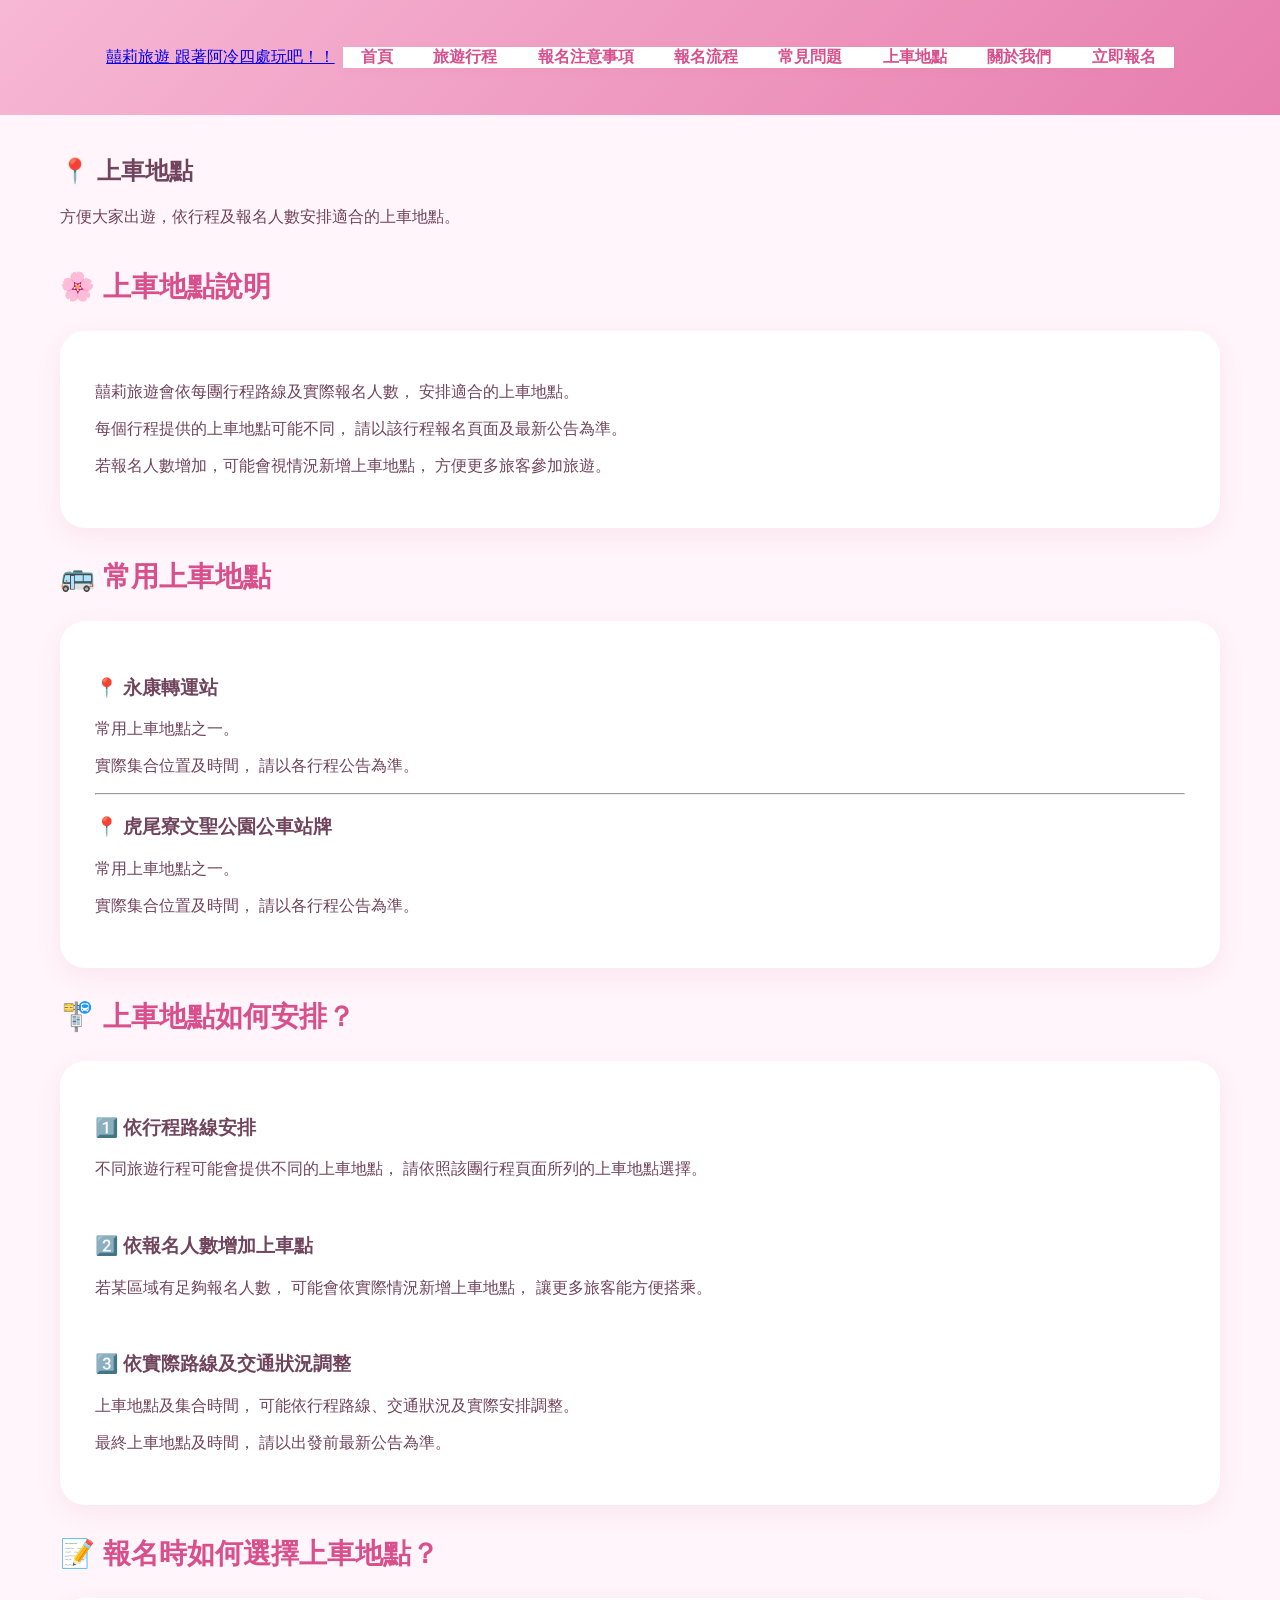
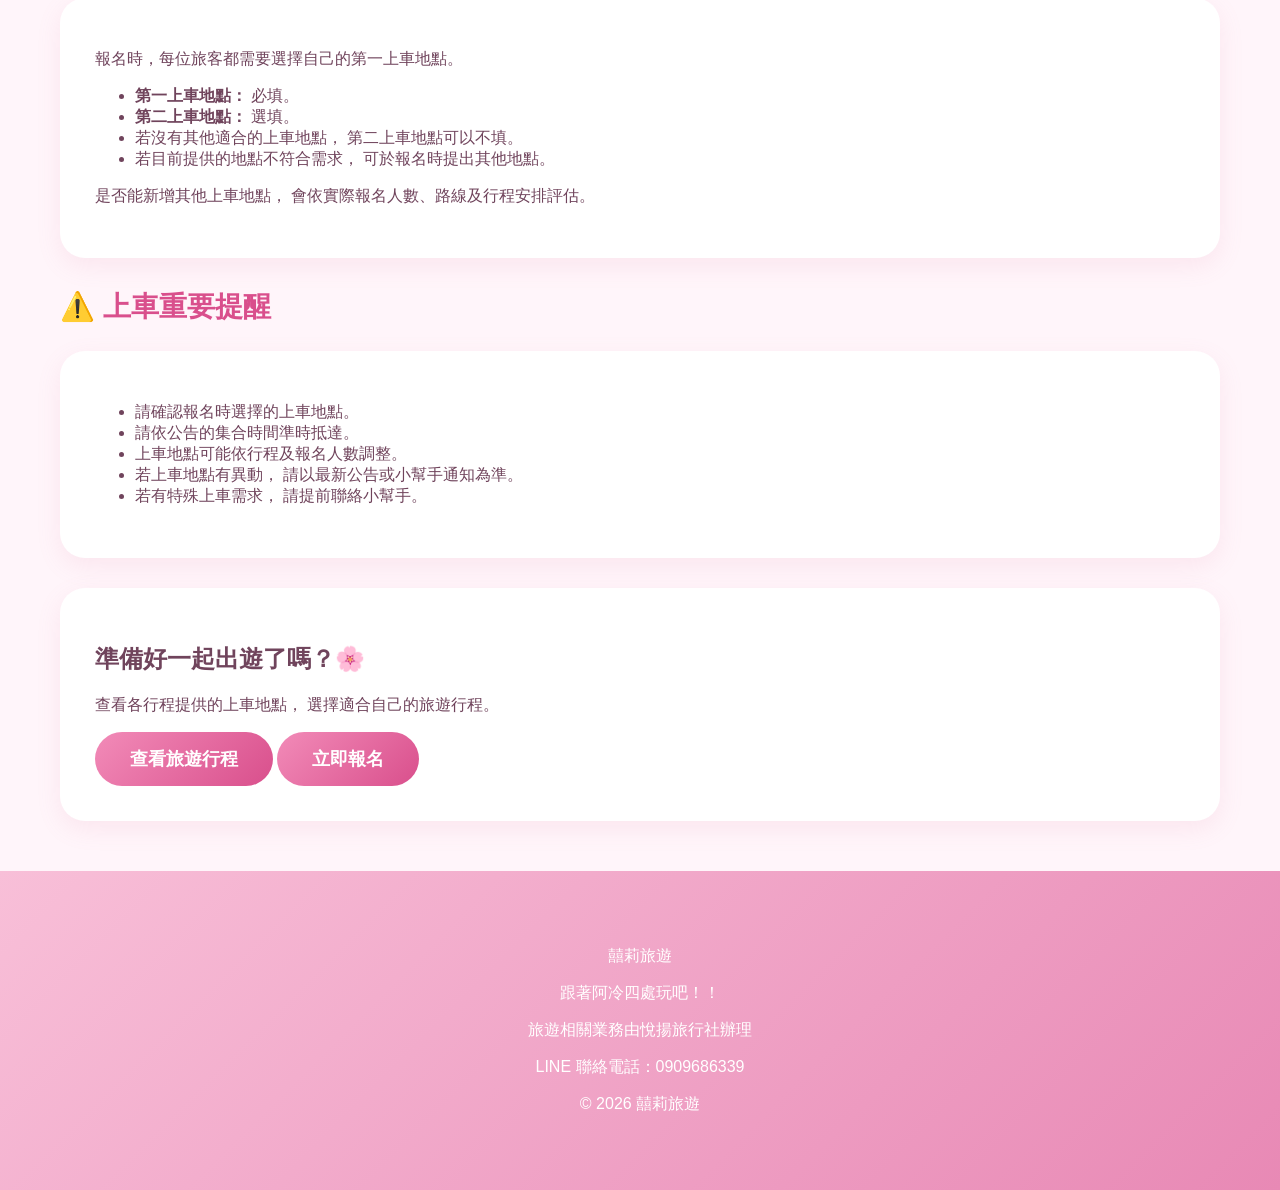
<file: boarding.html>
<!DOCTYPE html>
<html lang="zh-Hant">
<head>
  <meta charset="UTF-8">
  <meta name="viewport" content="width=device-width, initial-scale=1.0">

  <title>上車地點｜囍莉旅遊</title>

  <link rel="stylesheet" href="style.css">
</head>

<body>

  <!-- 網站導覽列 -->
  <header class="site-header">
    <div class="nav-container">

      <div class="logo">
        <a href="index.html">
          囍莉旅遊
          <span>跟著阿冷四處玩吧！！</span>
        </a>
      </div>

      <nav class="navbar">
        <a href="index.html">首頁</a>
        <a href="trips.html">旅遊行程</a>
        <a href="notice.html">報名注意事項</a>
        <a href="process.html">報名流程</a>
        <a href="faq.html">常見問題</a>
        <a href="boarding.html">上車地點</a>
        <a href="about.html">關於我們</a>
        <a href="registration.html" class="nav-register">立即報名</a>
      </nav>

    </div>
  </header>


  <!-- 頁面標題 -->
  <section class="page-banner">
    <div class="container">

      <h1>📍 上車地點</h1>

      <p>
        方便大家出遊，依行程及報名人數安排適合的上車地點。
      </p>

    </div>
  </section>


  <main class="container">


    <!-- 上車地點說明 -->
    <section class="section">

      <h2 class="section-title">🌸 上車地點說明</h2>

      <div class="card">

        <p>
          囍莉旅遊會依每團行程路線及實際報名人數，
          安排適合的上車地點。
        </p>

        <p>
          每個行程提供的上車地點可能不同，
          請以該行程報名頁面及最新公告為準。
        </p>

        <p>
          若報名人數增加，可能會視情況新增上車地點，
          方便更多旅客參加旅遊。
        </p>

      </div>

    </section>


    <!-- 常用上車地點 -->
    <section class="section">

      <h2 class="section-title">🚌 常用上車地點</h2>

      <div class="card">

        <div class="boarding-location">

          <h3>📍 永康轉運站</h3>

          <p>
            常用上車地點之一。
          </p>

          <p>
            實際集合位置及時間，
            請以各行程公告為準。
          </p>

        </div>


        <hr>


        <div class="boarding-location">

          <h3>📍 虎尾寮文聖公園公車站牌</h3>

          <p>
            常用上車地點之一。
          </p>

          <p>
            實際集合位置及時間，
            請以各行程公告為準。
          </p>

        </div>

      </div>

    </section>


    <!-- 上車地點安排 -->
    <section class="section">

      <h2 class="section-title">🚏 上車地點如何安排？</h2>

      <div class="card">

        <h3>1️⃣ 依行程路線安排</h3>

        <p>
          不同旅遊行程可能會提供不同的上車地點，
          請依照該團行程頁面所列的上車地點選擇。
        </p>


        <br>


        <h3>2️⃣ 依報名人數增加上車點</h3>

        <p>
          若某區域有足夠報名人數，
          可能會依實際情況新增上車地點，
          讓更多旅客能方便搭乘。
        </p>


        <br>


        <h3>3️⃣ 依實際路線及交通狀況調整</h3>

        <p>
          上車地點及集合時間，
          可能依行程路線、交通狀況及實際安排調整。
        </p>

        <p>
          最終上車地點及時間，
          請以出發前最新公告為準。
        </p>

      </div>

    </section>


    <!-- 報名時選擇上車地點 -->
    <section class="section">

      <h2 class="section-title">📝 報名時如何選擇上車地點？</h2>

      <div class="card">

        <p>
          報名時，每位旅客都需要選擇自己的第一上車地點。
        </p>

        <ul>

          <li>
            <strong>第一上車地點：</strong>
            必填。
          </li>

          <li>
            <strong>第二上車地點：</strong>
            選填。
          </li>

          <li>
            若沒有其他適合的上車地點，
            第二上車地點可以不填。
          </li>

          <li>
            若目前提供的地點不符合需求，
            可於報名時提出其他地點。
          </li>

        </ul>

        <p>
          是否能新增其他上車地點，
          會依實際報名人數、路線及行程安排評估。
        </p>

      </div>

    </section>


    <!-- 重要提醒 -->
    <section class="section">

      <h2 class="section-title">⚠️ 上車重要提醒</h2>

      <div class="card">

        <ul>

          <li>
            請確認報名時選擇的上車地點。
          </li>

          <li>
            請依公告的集合時間準時抵達。
          </li>

          <li>
            上車地點可能依行程及報名人數調整。
          </li>

          <li>
            若上車地點有異動，
            請以最新公告或小幫手通知為準。
          </li>

          <li>
            若有特殊上車需求，
            請提前聯絡小幫手。
          </li>

        </ul>

      </div>

    </section>


    <!-- CTA -->
    <section class="section">

      <div class="card cta-card">

        <h2>準備好一起出遊了嗎？🌸</h2>

        <p>
          查看各行程提供的上車地點，
          選擇適合自己的旅遊行程。
        </p>

        <div class="cta-buttons">

          <a href="trips.html" class="btn">
            查看旅遊行程
          </a>

          <a href="registration.html" class="btn">
            立即報名
          </a>

        </div>

      </div>

    </section>


  </main>


  <!-- 頁尾 -->
  <footer>

    <div class="container">

      <p>囍莉旅遊</p>

      <p>跟著阿冷四處玩吧！！</p>

      <p>旅遊相關業務由悅揚旅行社辦理</p>

      <p>LINE 聯絡電話：0909686339</p>

      <p>© 2026 囍莉旅遊</p>

    </div>

  </footer>


</body>
</html>
</file>
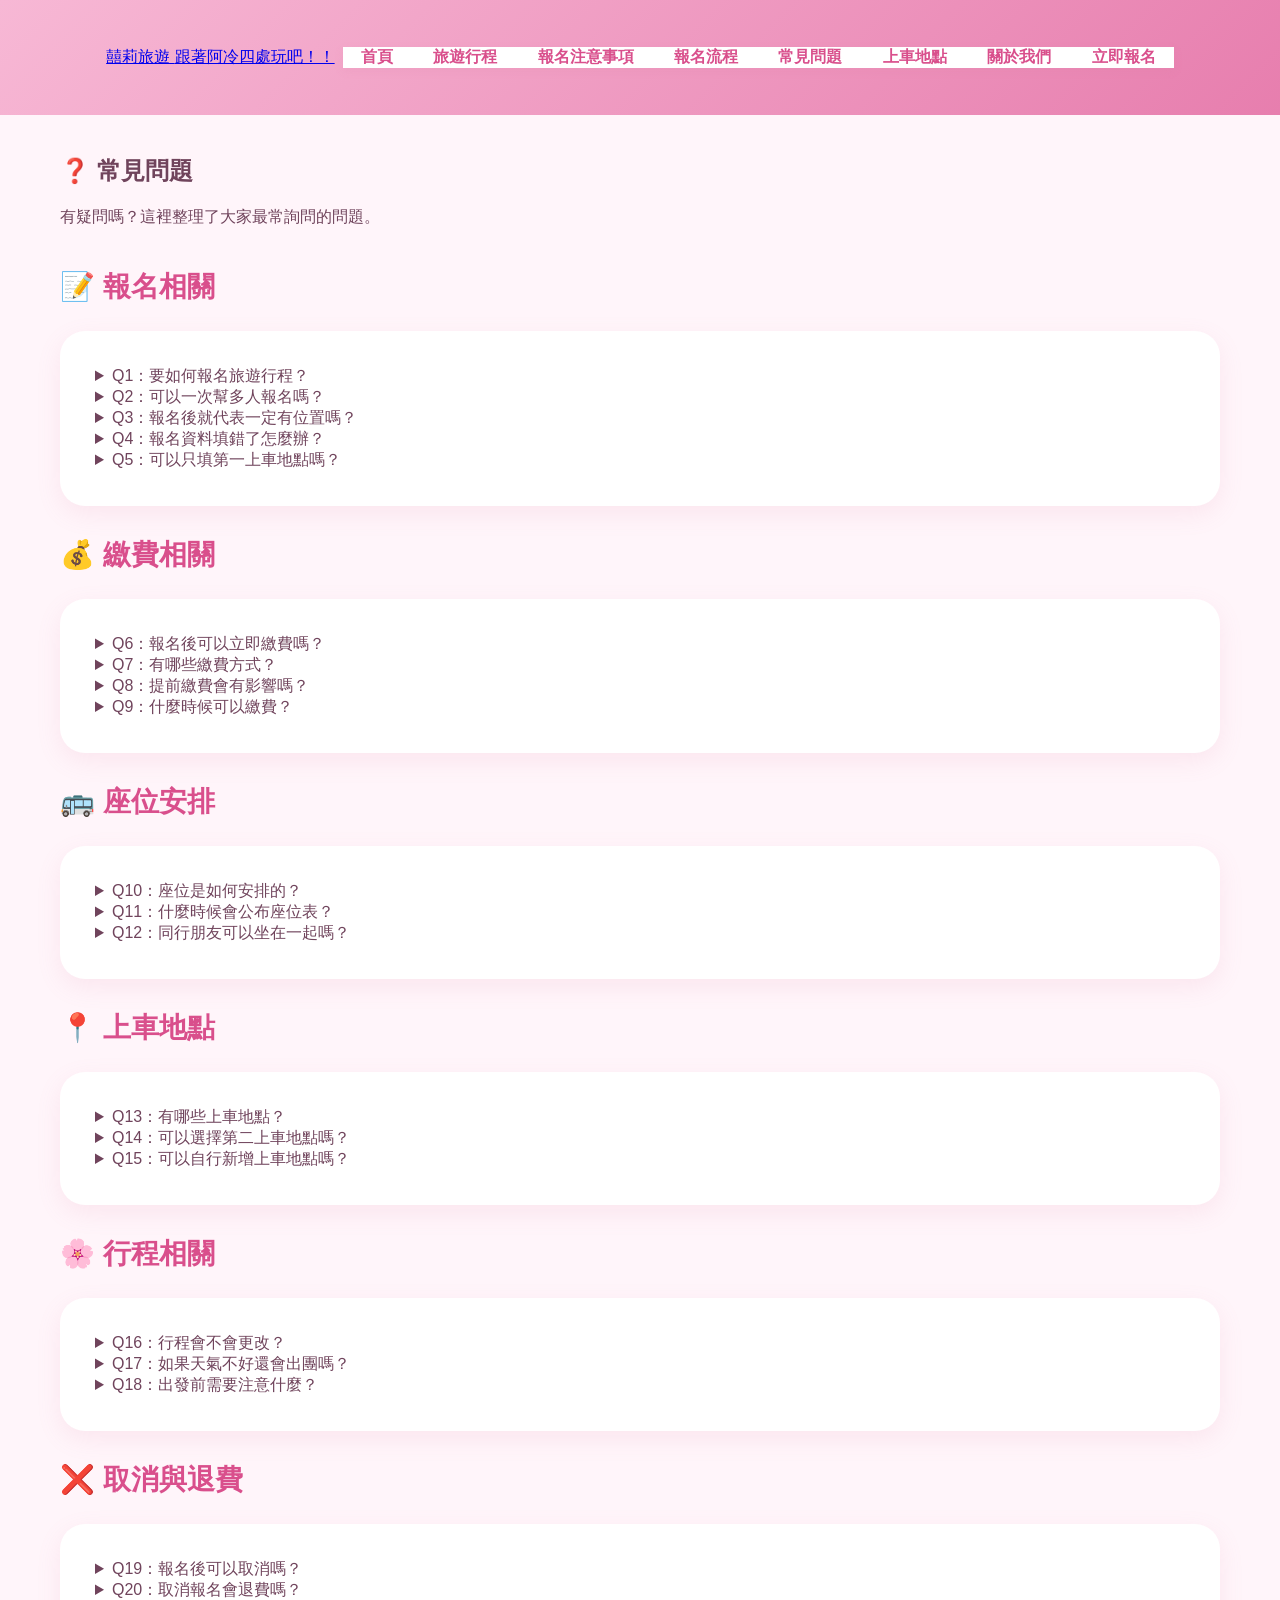
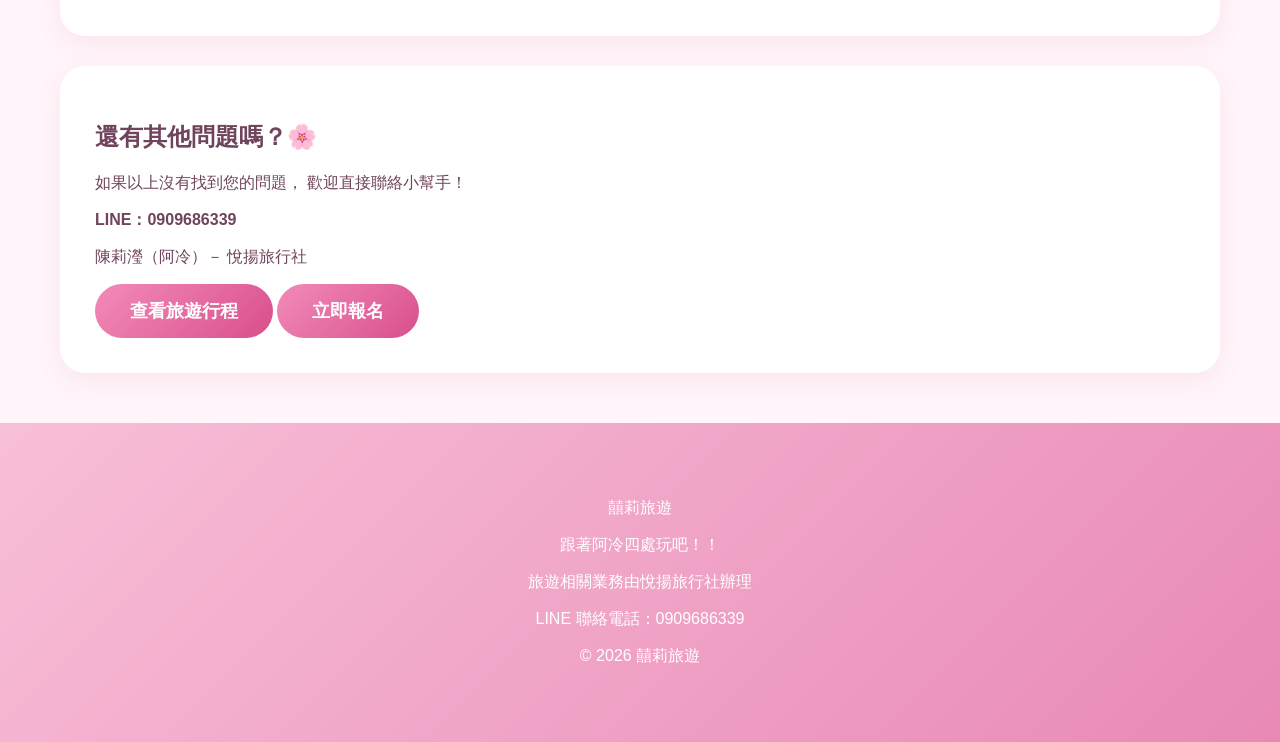
<file: faq.html>
<!DOCTYPE html>
<html lang="zh-Hant">
<head>
  <meta charset="UTF-8">
  <meta name="viewport" content="width=device-width, initial-scale=1.0">

  <title>常見問題｜囍莉旅遊</title>

  <link rel="stylesheet" href="style.css">
</head>

<body>

  <!-- 網站導覽列 -->
  <header class="site-header">
    <div class="nav-container">

      <div class="logo">
        <a href="index.html">
          囍莉旅遊
          <span>跟著阿冷四處玩吧！！</span>
        </a>
      </div>

      <nav class="navbar">
        <a href="index.html">首頁</a>
        <a href="trips.html">旅遊行程</a>
        <a href="notice.html">報名注意事項</a>
        <a href="process.html">報名流程</a>
        <a href="faq.html">常見問題</a>
        <a href="boarding.html">上車地點</a>
        <a href="about.html">關於我們</a>
        <a href="registration.html" class="nav-register">立即報名</a>
      </nav>

    </div>
  </header>


  <!-- 頁面標題 -->
  <section class="page-banner">
    <div class="container">
      <h1>❓ 常見問題</h1>
      <p>有疑問嗎？這裡整理了大家最常詢問的問題。</p>
    </div>
  </section>


  <main class="container">


    <!-- 報名相關 -->
    <section class="section">

      <h2 class="section-title">📝 報名相關</h2>

      <div class="card faq-list">

        <details class="faq-item">
          <summary>Q1：要如何報名旅遊行程？</summary>

          <div class="faq-answer">
            <p>
              請先至「旅遊行程」頁面選擇想參加的行程，
              確認日期、費用及行程內容後，填寫報名資料。
            </p>

            <p>
              填寫完成後，請加入 LINE 聯絡小幫手，
              以便確認您的報名資訊。
            </p>

            <p>
              LINE：0909686339
            </p>

            <p>
              聯絡人：陳莉瀅（阿冷）－ 悅揚旅行社
            </p>
          </div>
        </details>


        <details class="faq-item">
          <summary>Q2：可以一次幫多人報名嗎？</summary>

          <div class="faq-answer">
            <p>
              可以！報名時可以選擇同行人數，
              並填寫每位旅客的相關資料。
            </p>

            <p>
              請確認所有同行旅客資料正確，
              並完成必要的個人資料及相關同意事項。
            </p>
          </div>
        </details>


        <details class="faq-item">
          <summary>Q3：報名後就代表一定有位置嗎？</summary>

          <div class="faq-answer">
            <p>
              報名後仍需由小幫手確認報名資料及行程狀況。
            </p>

            <p>
              實際參加資格及行程是否成團，
              請以官方通知為準。
            </p>
          </div>
        </details>


        <details class="faq-item">
          <summary>Q4：報名資料填錯了怎麼辦？</summary>

          <div class="faq-answer">
            <p>
              若發現報名資料有誤，
              請盡快透過 LINE 聯絡小幫手，
              協助確認及修改資料。
            </p>
          </div>
        </details>


        <details class="faq-item">
          <summary>Q5：可以只填第一上車地點嗎？</summary>

          <div class="faq-answer">
            <p>
              可以。
            </p>

            <p>
              第一上車地點為必填，
              第二上車地點為選填。
            </p>

            <p>
              如果沒有其他適合的上車地點，
              第二上車地點可以不填寫。
            </p>
          </div>
        </details>

      </div>

    </section>


    <!-- 繳費相關 -->
    <section class="section">

      <h2 class="section-title">💰 繳費相關</h2>

      <div class="card faq-list">

        <details class="faq-item">
          <summary>Q6：報名後可以立即繳費嗎？</summary>

          <div class="faq-answer">
            <p>
              <strong>請勿提前繳費！</strong>
            </p>

            <p>
              行程尚未確認成團前，請先等待小幫手公告。
            </p>

            <p>
              確認成團後，阿冷會公告統一繳費時間，
              請依照公告時間完成付款。
            </p>
          </div>
        </details>


        <details class="faq-item">
          <summary>Q7：有哪些繳費方式？</summary>

          <div class="faq-answer">
            <p>
              依行程公告，通常可使用：
            </p>

            <ul>
              <li>銀行轉帳</li>
              <li>現場面交</li>
            </ul>

            <p>
              實際繳費方式請以該行程公告為準。
            </p>
          </div>
        </details>


        <details class="faq-item">
          <summary>Q8：提前繳費會有影響嗎？</summary>

          <div class="faq-answer">
            <p>
              有！
            </p>

            <p>
              若在公告的繳費時間之前提前付款，
              <strong>選位順序將延後 5 位。</strong>
            </p>

            <p>
              請務必依照公告時間繳費，
              避免影響座位安排。
            </p>
          </div>
        </details>


        <details class="faq-item">
          <summary>Q9：什麼時候可以繳費？</summary>

          <div class="faq-answer">
            <p>
              行程確認成團後，
              小幫手會公告統一繳費時間。
            </p>

            <p>
              請留意 LINE 群組或相關公告，
              不需要提前付款。
            </p>
          </div>
        </details>

      </div>

    </section>


    <!-- 座位相關 -->
    <section class="section">

      <h2 class="section-title">🚌 座位安排</h2>

      <div class="card faq-list">

        <details class="faq-item">
          <summary>Q10：座位是如何安排的？</summary>

          <div class="faq-answer">
            <p>
              座位安排依照實際繳費順序進行。
            </p>

            <p>
              完成繳費後，
              請留意後續座位安排公告。
            </p>
          </div>
        </details>


        <details class="faq-item">
          <summary>Q11：什麼時候會公布座位表？</summary>

          <div class="faq-answer">
            <p>
              座位表通常會於出發前一週公布。
            </p>

            <p>
              請留意 LINE 群組及相關通知。
            </p>
          </div>
        </details>


        <details class="faq-item">
          <summary>Q12：同行朋友可以坐在一起嗎？</summary>

          <div class="faq-answer">
            <p>
              同行旅客的座位安排，
              請依實際座位安排及當團狀況為準。
            </p>

            <p>
              若有特殊需求，
              可以提前向小幫手提出，
              我們會盡量協助安排。
            </p>
          </div>
        </details>

      </div>

    </section>


    <!-- 上車地點 -->
    <section class="section">

      <h2 class="section-title">📍 上車地點</h2>

      <div class="card faq-list">

        <details class="faq-item">
          <summary>Q13：有哪些上車地點？</summary>

          <div class="faq-answer">
            <p>
              每個行程的上車地點可能不同，
              請以該行程公告的上車地點為準。
            </p>

            <p>
              可至「上車地點」頁面查看目前常用上車地點。
            </p>

            <a href="boarding.html" class="btn">
              查看上車地點
            </a>
          </div>
        </details>


        <details class="faq-item">
          <summary>Q14：可以選擇第二上車地點嗎？</summary>

          <div class="faq-answer">
            <p>
              可以。
            </p>

            <p>
              報名時可以選擇第一上車地點，
              並視需求選擇第二上車地點。
            </p>

            <p>
              第二上車地點為選填，
              並非一定要填寫。
            </p>
          </div>
        </details>


        <details class="faq-item">
          <summary>Q15：可以自行新增上車地點嗎？</summary>

          <div class="faq-answer">
            <p>
              若目前提供的上車地點不符合需求，
              可於報名時提出其他地點。
            </p>

            <p>
              是否能新增停靠點，
              會依實際報名人數、路線及行程安排評估。
            </p>
          </div>
        </details>

      </div>

    </section>


    <!-- 行程相關 -->
    <section class="section">

      <h2 class="section-title">🌸 行程相關</h2>

      <div class="card faq-list">

        <details class="faq-item">
          <summary>Q16：行程會不會更改？</summary>

          <div class="faq-answer">
            <p>
              若因天候、交通、景點狀況、
              不可抗力或其他特殊情況，
              可能需要調整行程。
            </p>

            <p>
              實際行程請以出發前最新公告為準。
            </p>
          </div>
        </details>


        <details class="faq-item">
          <summary>Q17：如果天氣不好還會出團嗎？</summary>

          <div class="faq-answer">
            <p>
              是否出團及行程是否調整，
              會依當時天候、交通及安全狀況評估。
            </p>

            <p>
              如有相關異動，
              將另行公告或通知旅客。
            </p>
          </div>
        </details>


        <details class="faq-item">
          <summary>Q18：出發前需要注意什麼？</summary>

          <div class="faq-answer">
            <p>
              出發前請確認：
            </p>

            <ul>
              <li>集合時間</li>
              <li>上車地點</li>
              <li>行程內容</li>
              <li>個人攜帶物品</li>
              <li>最新行程公告</li>
            </ul>

            <p>
              建議出發前再次查看 LINE 通知。
            </p>
          </div>
        </details>

      </div>

    </section>


    <!-- 取消與退費 -->
    <section class="section">

      <h2 class="section-title">❌ 取消與退費</h2>

      <div class="card faq-list">

        <details class="faq-item">
          <summary>Q19：報名後可以取消嗎？</summary>

          <div class="faq-answer">
            <p>
              若需要取消報名，
              請盡快聯絡小幫手。
            </p>

            <p>
              取消及相關費用處理，
              將依旅行社規定、行程公告及相關契約辦理。
            </p>
          </div>
        </details>


        <details class="faq-item">
          <summary>Q20：取消報名會退費嗎？</summary>

          <div class="faq-answer">
            <p>
              退費方式及金額，
              需依實際行程、取消時間及相關規定確認。
            </p>

            <p>
              請聯絡小幫手協助確認。
            </p>
          </div>
        </details>

      </div>

    </section>


    <!-- 聯絡我們 -->
    <section class="section">

      <div class="card cta-card">

        <h2>還有其他問題嗎？🌸</h2>

        <p>
          如果以上沒有找到您的問題，
          歡迎直接聯絡小幫手！
        </p>

        <div class="contact-box">

          <p>
            <strong>LINE：0909686339</strong>
          </p>

          <p>
            陳莉瀅（阿冷）－ 悅揚旅行社
          </p>

        </div>

        <div class="cta-buttons">

          <a href="trips.html" class="btn">
            查看旅遊行程
          </a>

          <a href="registration.html" class="btn">
            立即報名
          </a>

        </div>

      </div>

    </section>


  </main>


  <!-- 頁尾 -->
  <footer>

    <div class="container">

      <p>囍莉旅遊</p>

      <p>跟著阿冷四處玩吧！！</p>

      <p>旅遊相關業務由悅揚旅行社辦理</p>

      <p>LINE 聯絡電話：0909686339</p>

      <p>© 2026 囍莉旅遊</p>

    </div>

  </footer>


</body>
</html>
</file>
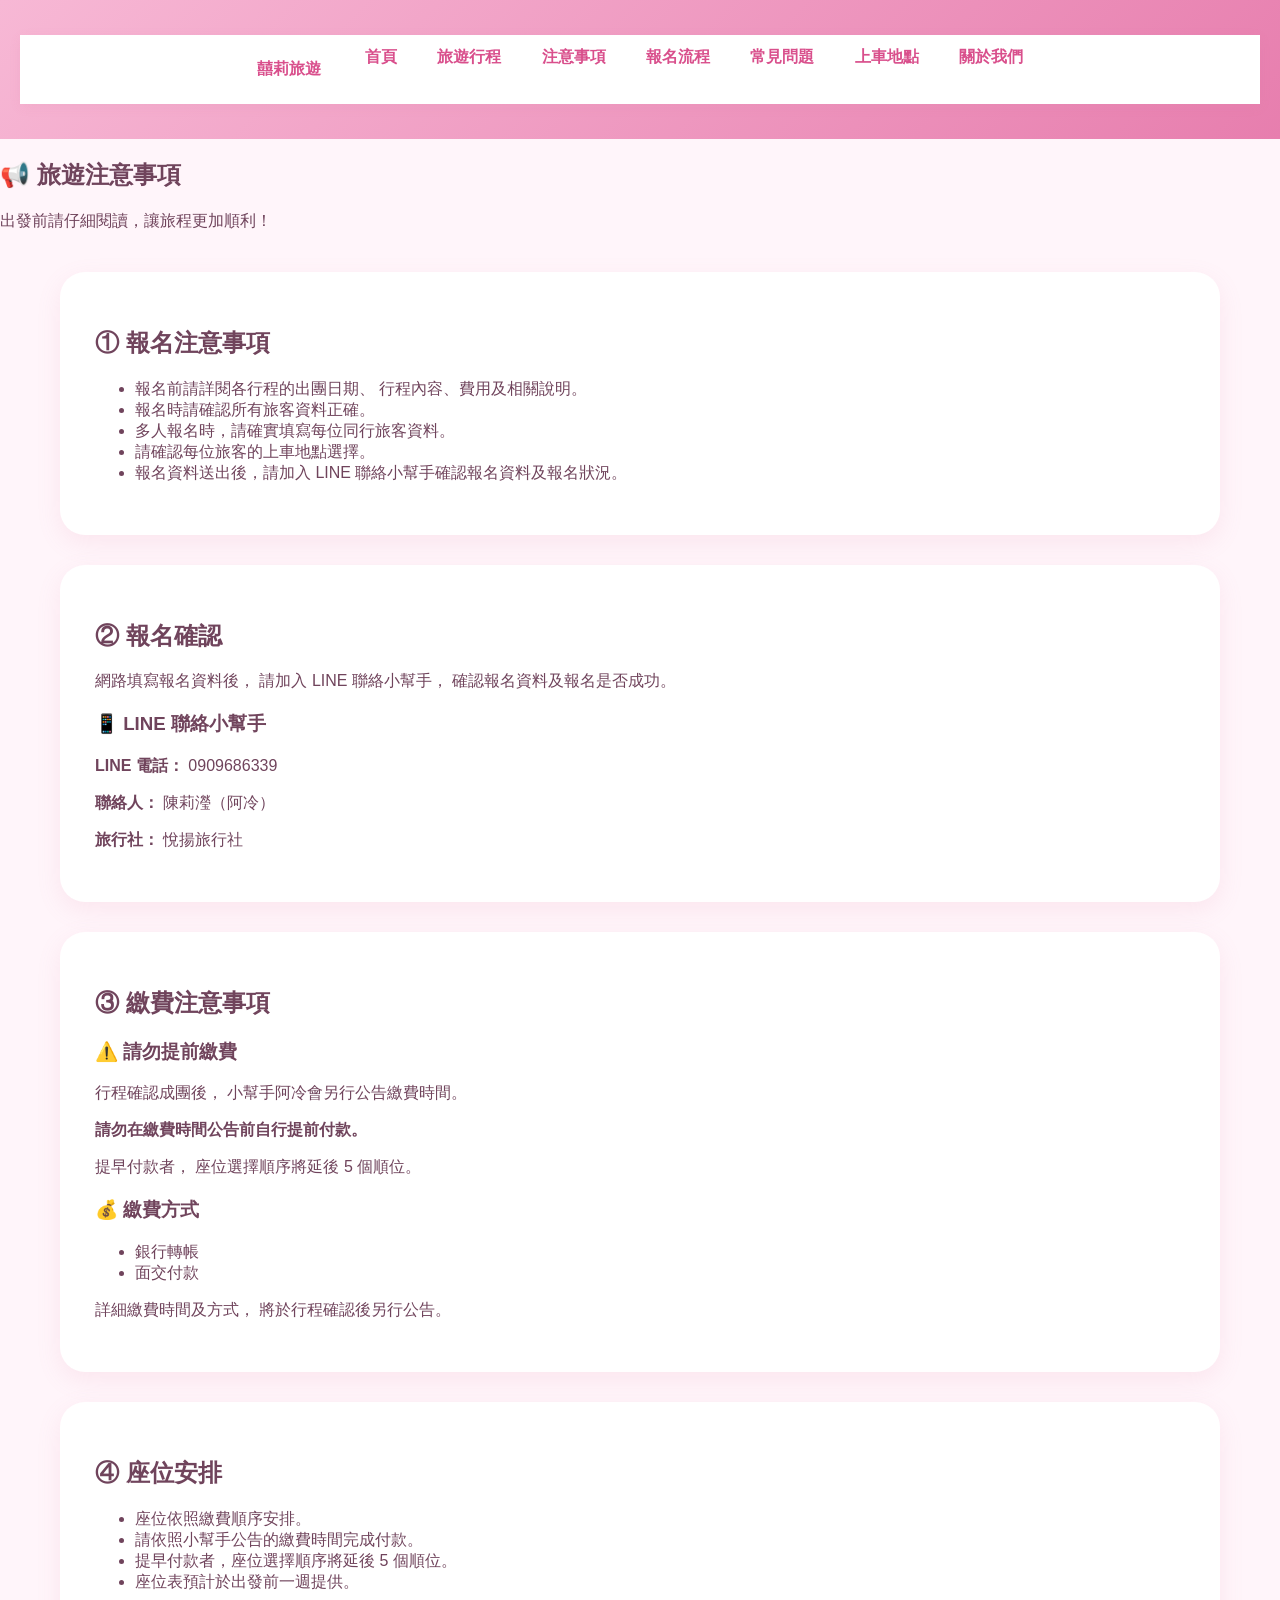
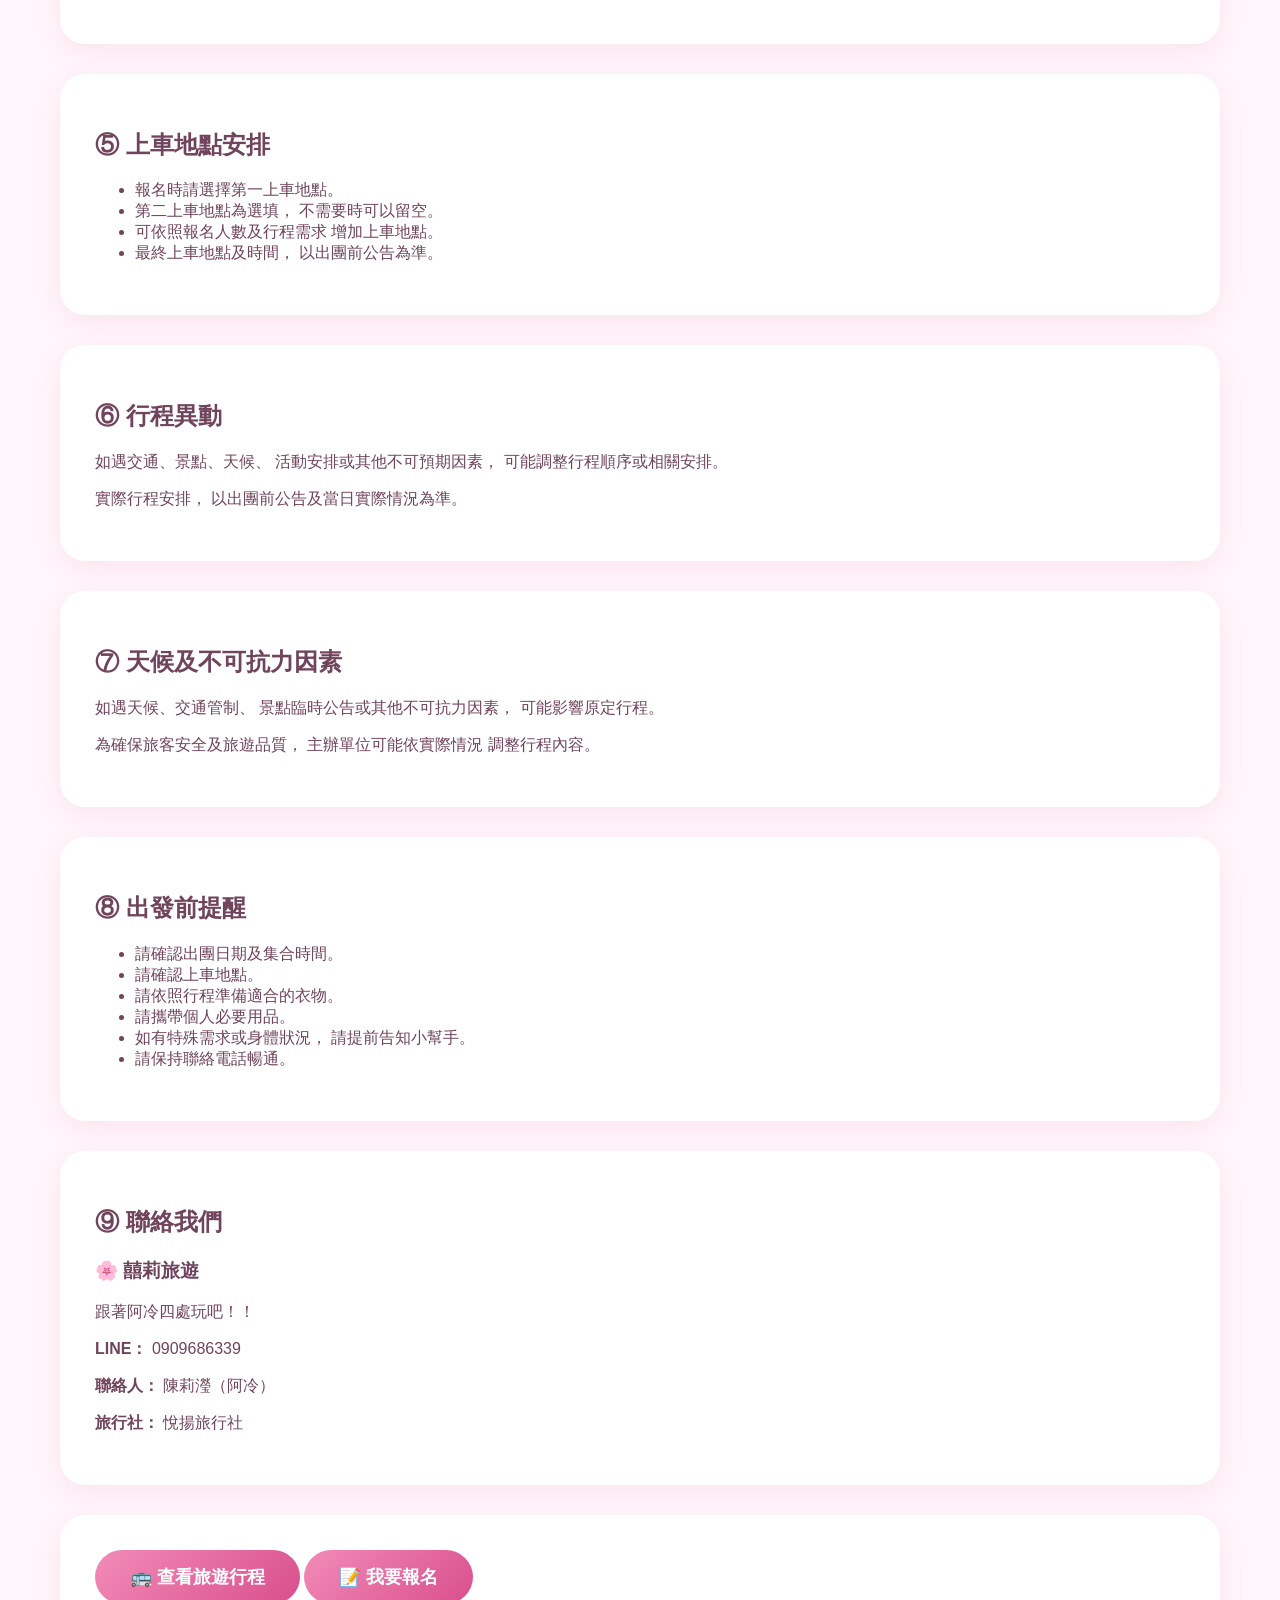
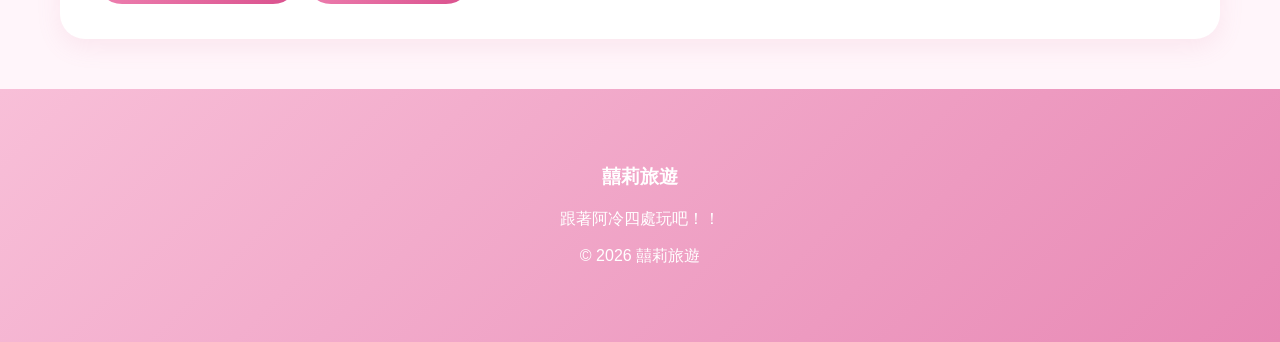
<file: notice.html>
<!DOCTYPE html>
<html lang="zh-Hant">

<head>

    <meta charset="UTF-8">

    <meta name="viewport" content="width=device-width, initial-scale=1.0">

    <title>旅遊注意事項｜囍莉旅遊</title>

    <link rel="stylesheet" href="style.css">

</head>


<body>


    <!-- =========================
         網站導覽列
    ========================= -->

    <header class="site-header">

        <div class="navbar">

            <div class="nav-container">

                <a href="index.html" class="logo">
                    囍莉旅遊
                </a>

                <nav class="nav-menu">

                    <a href="index.html">
                        首頁
                    </a>

                    <a href="trips.html">
                        旅遊行程
                    </a>

                    <a href="notice.html">
                        注意事項
                    </a>

                    <a href="process.html">
                        報名流程
                    </a>

                    <a href="faq.html">
                        常見問題
                    </a>

                    <a href="boarding.html">
                        上車地點
                    </a>

                    <a href="about.html">
                        關於我們
                    </a>

                </nav>

            </div>

        </div>

    </header>


    <!-- =========================
         頁面標題
    ========================= -->

    <section class="page-banner">

        <h1>📢 旅遊注意事項</h1>

        <p>
            出發前請仔細閱讀，讓旅程更加順利！
        </p>

    </section>


    <!-- =========================
         注意事項內容
    ========================= -->

    <main>

        <section class="container">


            <!-- =========================
                 01 報名注意事項
            ========================= -->

            <section class="card">

                <h2>① 報名注意事項</h2>


                <ul>

                    <li>
                        報名前請詳閱各行程的出團日期、
                        行程內容、費用及相關說明。
                    </li>

                    <li>
                        報名時請確認所有旅客資料正確。
                    </li>

                    <li>
                        多人報名時，請確實填寫每位同行旅客資料。
                    </li>

                    <li>
                        請確認每位旅客的上車地點選擇。
                    </li>

                    <li>
                        報名資料送出後，請加入 LINE
                        聯絡小幫手確認報名資料及報名狀況。
                    </li>

                </ul>


            </section>


            <!-- =========================
                 02 報名確認
            ========================= -->

            <section class="card">

                <h2>② 報名確認</h2>


                <p>

                    網路填寫報名資料後，
                    請加入 LINE 聯絡小幫手，
                    確認報名資料及報名是否成功。

                </p>


                <div class="notice-highlight">

                    <h3>📱 LINE 聯絡小幫手</h3>


                    <p>

                        <strong>LINE 電話：</strong>
                        0909686339

                    </p>


                    <p>

                        <strong>聯絡人：</strong>
                        陳莉瀅（阿冷）

                    </p>


                    <p>

                        <strong>旅行社：</strong>
                        悅揚旅行社

                    </p>

                </div>


            </section>


            <!-- =========================
                 03 繳費注意事項
            ========================= -->

            <section class="card">

                <h2>③ 繳費注意事項</h2>


                <div class="notice-highlight">

                    <h3>⚠️ 請勿提前繳費</h3>


                    <p>

                        行程確認成團後，
                        小幫手阿冷會另行公告繳費時間。

                    </p>


                    <p>

                        <strong>
                            請勿在繳費時間公告前自行提前付款。
                        </strong>

                    </p>


                    <p>

                        提早付款者，
                        座位選擇順序將延後 5 個順位。

                    </p>

                </div>


                <h3>💰 繳費方式</h3>


                <ul>

                    <li>
                        銀行轉帳
                    </li>

                    <li>
                        面交付款
                    </li>

                </ul>


                <p>

                    詳細繳費時間及方式，
                    將於行程確認後另行公告。

                </p>


            </section>


            <!-- =========================
                 04 座位安排
            ========================= -->

            <section class="card">

                <h2>④ 座位安排</h2>


                <ul>

                    <li>
                        座位依照繳費順序安排。
                    </li>

                    <li>
                        請依照小幫手公告的繳費時間完成付款。
                    </li>

                    <li>
                        提早付款者，座位選擇順序將延後 5 個順位。
                    </li>

                    <li>
                        座位表預計於出發前一週提供。
                    </li>

                </ul>


            </section>


            <!-- =========================
                 05 上車地點
            ========================= -->

            <section class="card">

                <h2>⑤ 上車地點安排</h2>


                <ul>

                    <li>
                        報名時請選擇第一上車地點。
                    </li>

                    <li>
                        第二上車地點為選填，
                        不需要時可以留空。
                    </li>

                    <li>
                        可依照報名人數及行程需求
                        增加上車地點。
                    </li>

                    <li>
                        最終上車地點及時間，
                        以出團前公告為準。
                    </li>

                </ul>


            </section>


            <!-- =========================
                 06 行程異動
            ========================= -->

            <section class="card">

                <h2>⑥ 行程異動</h2>


                <p>

                    如遇交通、景點、天候、
                    活動安排或其他不可預期因素，
                    可能調整行程順序或相關安排。

                </p>


                <p>

                    實際行程安排，
                    以出團前公告及當日實際情況為準。

                </p>


            </section>


            <!-- =========================
                 07 天候及不可抗力
            ========================= -->

            <section class="card">

                <h2>⑦ 天候及不可抗力因素</h2>


                <p>

                    如遇天候、交通管制、
                    景點臨時公告或其他不可抗力因素，
                    可能影響原定行程。

                </p>


                <p>

                    為確保旅客安全及旅遊品質，
                    主辦單位可能依實際情況
                    調整行程內容。

                </p>


            </section>


            <!-- =========================
                 08 出發前提醒
            ========================= -->

            <section class="card">

                <h2>⑧ 出發前提醒</h2>


                <ul>

                    <li>
                        請確認出團日期及集合時間。
                    </li>

                    <li>
                        請確認上車地點。
                    </li>

                    <li>
                        請依照行程準備適合的衣物。
                    </li>

                    <li>
                        請攜帶個人必要用品。
                    </li>

                    <li>
                        如有特殊需求或身體狀況，
                        請提前告知小幫手。
                    </li>

                    <li>
                        請保持聯絡電話暢通。
                    </li>

                </ul>


            </section>


            <!-- =========================
                 09 聯絡資訊
            ========================= -->

            <section class="card">

                <h2>⑨ 聯絡我們</h2>


                <div class="contact-box">

                    <h3>
                        🌸 囍莉旅遊
                    </h3>


                    <p>
                        跟著阿冷四處玩吧！！
                    </p>


                    <p>

                        <strong>LINE：</strong>
                        0909686339

                    </p>


                    <p>

                        <strong>聯絡人：</strong>
                        陳莉瀅（阿冷）

                    </p>


                    <p>

                        <strong>旅行社：</strong>
                        悅揚旅行社

                    </p>


                </div>


            </section>


            <!-- =========================
                 返回按鈕
            ========================= -->

            <section class="card">

                <div class="notice-button-area">


                    <a
                        href="trips.html"
                        class="btn"
                    >

                        🚌 查看旅遊行程

                    </a>


                    <a
                        href="registration.html"
                        class="btn"
                    >

                        📝 我要報名

                    </a>


                </div>


            </section>


        </section>

    </main>


    <!-- =========================
         Footer
    ========================= -->

    <footer>

        <div class="container">

            <h3>囍莉旅遊</h3>

            <p>
                跟著阿冷四處玩吧！！
            </p>

            <p>
                © 2026 囍莉旅遊
            </p>

        </div>

    </footer>


</body>

</html>
</file>
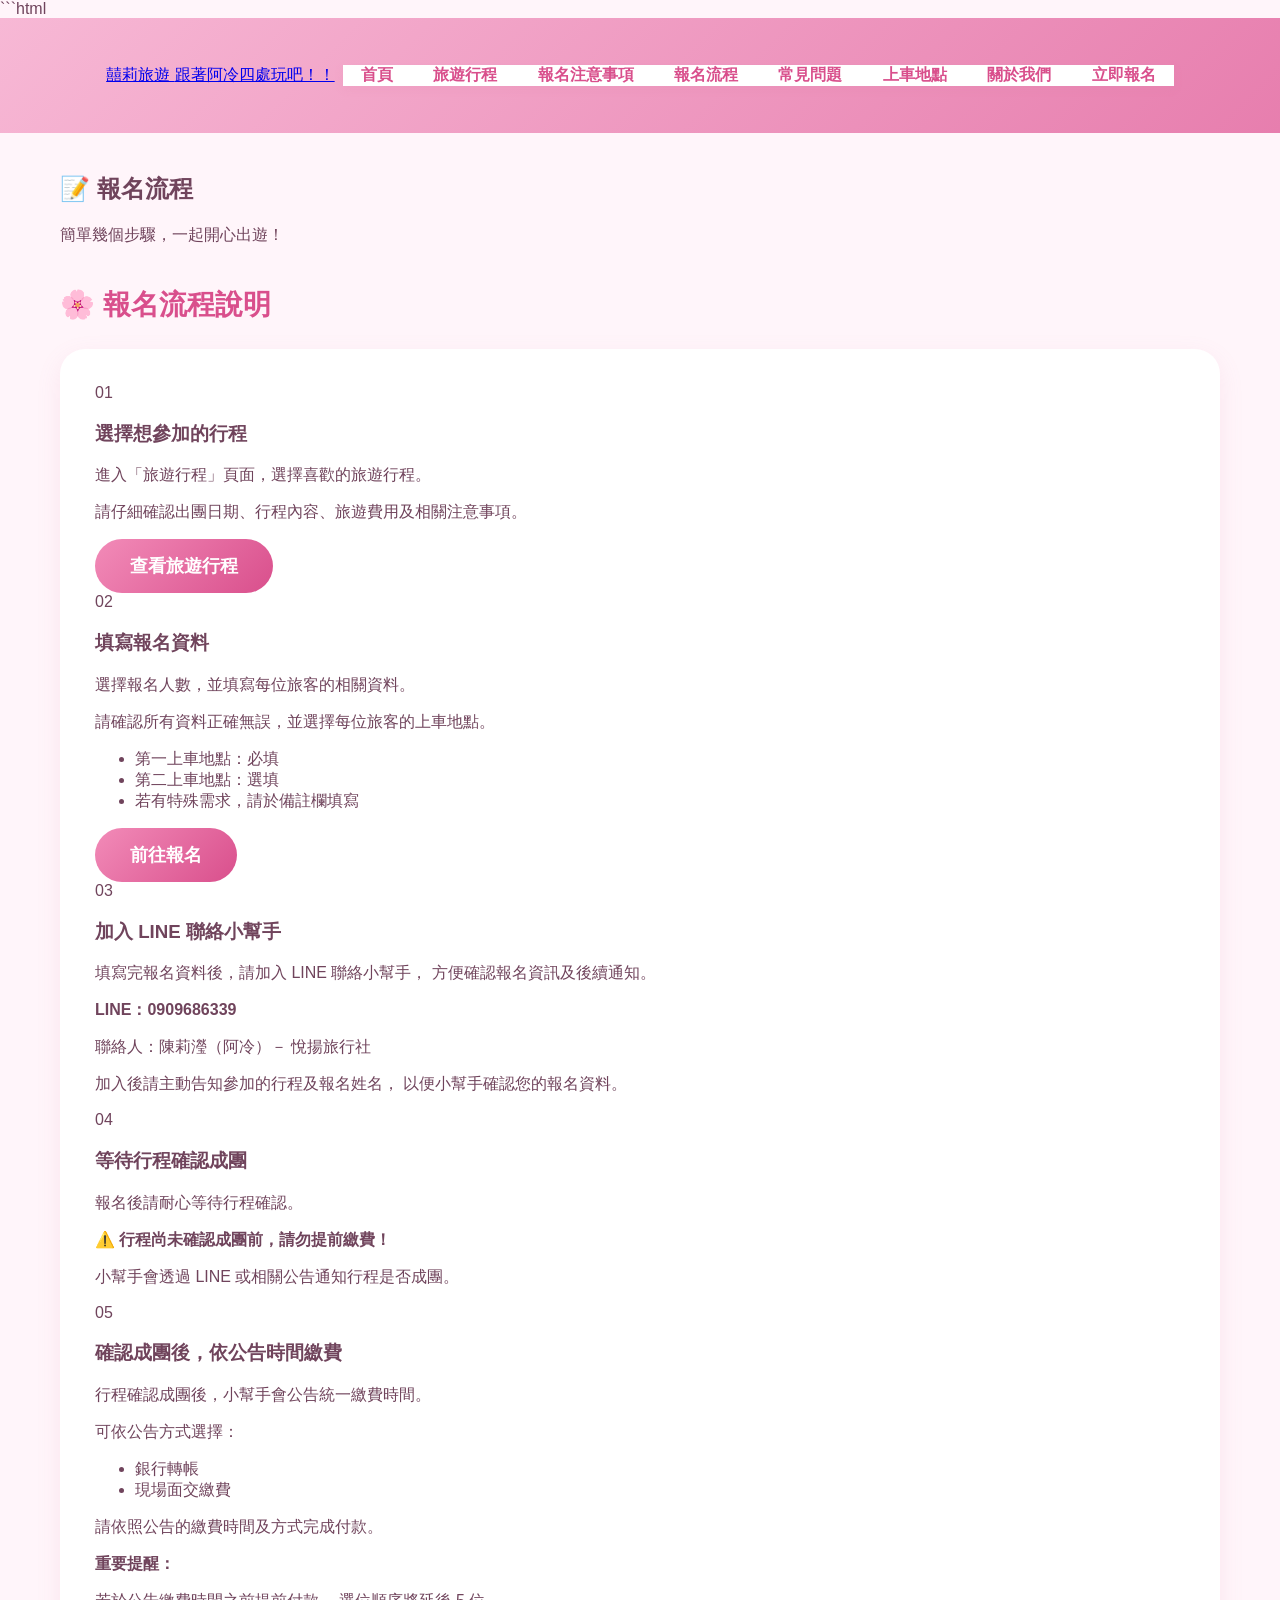
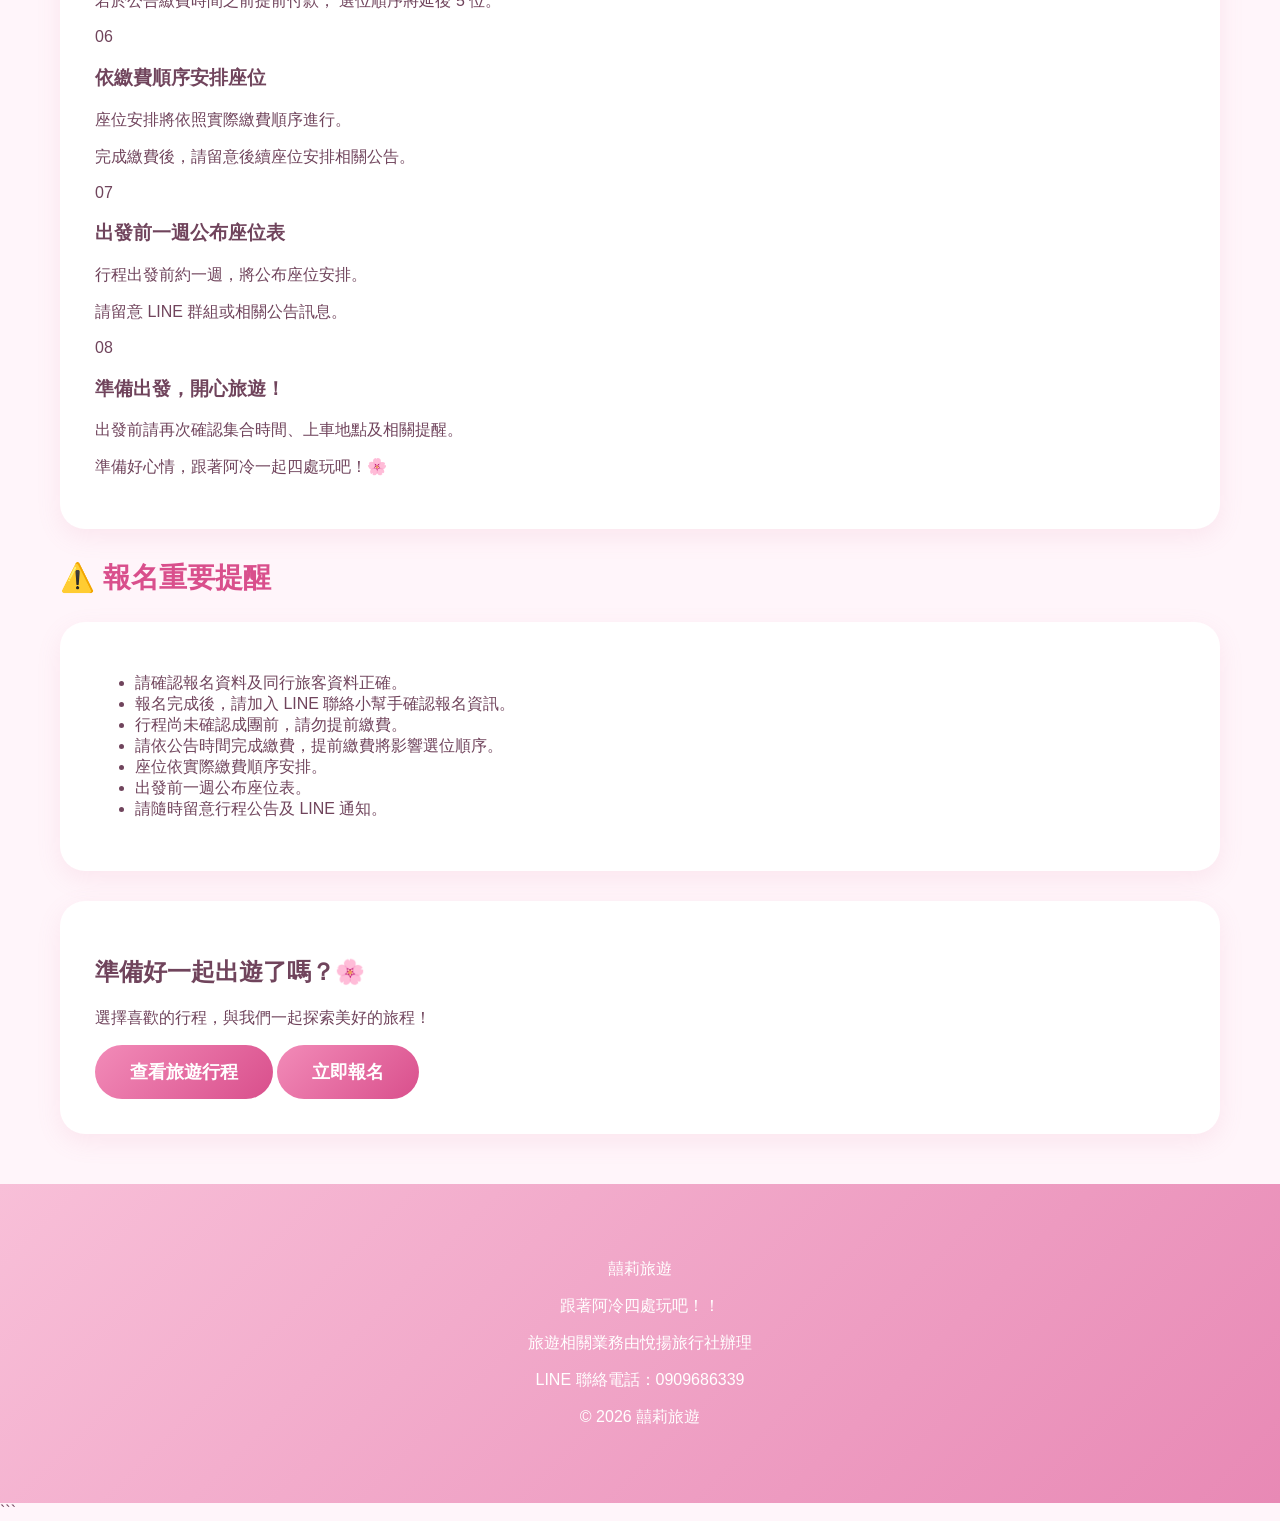
<file: process.html>
```html
<!DOCTYPE html>
<html lang="zh-Hant">
<head>
  <meta charset="UTF-8">
  <meta name="viewport" content="width=device-width, initial-scale=1.0">

  <title>報名流程｜囍莉旅遊</title>

  <link rel="stylesheet" href="style.css">
</head>

<body>

  <!-- 網站導覽列 -->
  <header class="site-header">
    <div class="nav-container">

      <div class="logo">
        <a href="index.html">
          囍莉旅遊
          <span>跟著阿冷四處玩吧！！</span>
        </a>
      </div>

      <nav class="navbar">
        <a href="index.html">首頁</a>
        <a href="trips.html">旅遊行程</a>
        <a href="notice.html">報名注意事項</a>
        <a href="process.html">報名流程</a>
        <a href="faq.html">常見問題</a>
        <a href="boarding.html">上車地點</a>
        <a href="about.html">關於我們</a>
        <a href="registration.html" class="nav-register">立即報名</a>
      </nav>

    </div>
  </header>


  <!-- 頁面標題 -->
  <section class="page-banner">
    <div class="container">
      <h1>📝 報名流程</h1>
      <p>簡單幾個步驟，一起開心出遊！</p>
    </div>
  </section>


  <!-- 報名流程 -->
  <main class="container">

    <section class="section">

      <h2 class="section-title">🌸 報名流程說明</h2>

      <div class="card">

        <div class="process-step">

          <div class="process-number">01</div>

          <div class="process-content">
            <h3>選擇想參加的行程</h3>

            <p>
              進入「旅遊行程」頁面，選擇喜歡的旅遊行程。
            </p>

            <p>
              請仔細確認出團日期、行程內容、旅遊費用及相關注意事項。
            </p>

            <a href="trips.html" class="btn">
              查看旅遊行程
            </a>
          </div>

        </div>


        <div class="process-step">

          <div class="process-number">02</div>

          <div class="process-content">
            <h3>填寫報名資料</h3>

            <p>
              選擇報名人數，並填寫每位旅客的相關資料。
            </p>

            <p>
              請確認所有資料正確無誤，並選擇每位旅客的上車地點。
            </p>

            <ul>
              <li>第一上車地點：必填</li>
              <li>第二上車地點：選填</li>
              <li>若有特殊需求，請於備註欄填寫</li>
            </ul>

            <a href="registration.html" class="btn">
              前往報名
            </a>
          </div>

        </div>


        <div class="process-step">

          <div class="process-number">03</div>

          <div class="process-content">
            <h3>加入 LINE 聯絡小幫手</h3>

            <p>
              填寫完報名資料後，請加入 LINE 聯絡小幫手，
              方便確認報名資訊及後續通知。
            </p>

            <div class="contact-box">
              <p><strong>LINE：0909686339</strong></p>
              <p>聯絡人：陳莉瀅（阿冷）－ 悅揚旅行社</p>
            </div>

            <p>
              加入後請主動告知參加的行程及報名姓名，
              以便小幫手確認您的報名資料。
            </p>
          </div>

        </div>


        <div class="process-step">

          <div class="process-number">04</div>

          <div class="process-content">
            <h3>等待行程確認成團</h3>

            <p>
              報名後請耐心等待行程確認。
            </p>

            <p>
              <strong>
                ⚠️ 行程尚未確認成團前，請勿提前繳費！
              </strong>
            </p>

            <p>
              小幫手會透過 LINE 或相關公告通知行程是否成團。
            </p>
          </div>

        </div>


        <div class="process-step">

          <div class="process-number">05</div>

          <div class="process-content">
            <h3>確認成團後，依公告時間繳費</h3>

            <p>
              行程確認成團後，小幫手會公告統一繳費時間。
            </p>

            <p>
              可依公告方式選擇：
            </p>

            <ul>
              <li>銀行轉帳</li>
              <li>現場面交繳費</li>
            </ul>

            <p>
              請依照公告的繳費時間及方式完成付款。
            </p>

            <div class="warning-box">
              <strong>重要提醒：</strong>
              <p>
                若於公告繳費時間之前提前付款，
                選位順序將延後 5 位。
              </p>
            </div>

          </div>

        </div>


        <div class="process-step">

          <div class="process-number">06</div>

          <div class="process-content">
            <h3>依繳費順序安排座位</h3>

            <p>
              座位安排將依照實際繳費順序進行。
            </p>

            <p>
              完成繳費後，請留意後續座位安排相關公告。
            </p>

          </div>

        </div>


        <div class="process-step">

          <div class="process-number">07</div>

          <div class="process-content">
            <h3>出發前一週公布座位表</h3>

            <p>
              行程出發前約一週，將公布座位安排。
            </p>

            <p>
              請留意 LINE 群組或相關公告訊息。
            </p>

          </div>

        </div>


        <div class="process-step">

          <div class="process-number">08</div>

          <div class="process-content">
            <h3>準備出發，開心旅遊！</h3>

            <p>
              出發前請再次確認集合時間、上車地點及相關提醒。
            </p>

            <p>
              準備好心情，跟著阿冷一起四處玩吧！🌸
            </p>

          </div>

        </div>

      </div>

    </section>


    <!-- 重要提醒 -->
    <section class="section">

      <h2 class="section-title">⚠️ 報名重要提醒</h2>

      <div class="card">

        <ul>
          <li>請確認報名資料及同行旅客資料正確。</li>

          <li>
            報名完成後，請加入 LINE 聯絡小幫手確認報名資訊。
          </li>

          <li>
            行程尚未確認成團前，請勿提前繳費。
          </li>

          <li>
            請依公告時間完成繳費，提前繳費將影響選位順序。
          </li>

          <li>
            座位依實際繳費順序安排。
          </li>

          <li>
            出發前一週公布座位表。
          </li>

          <li>
            請隨時留意行程公告及 LINE 通知。
          </li>
        </ul>

      </div>

    </section>


    <!-- CTA -->
    <section class="section">

      <div class="card cta-card">

        <h2>準備好一起出遊了嗎？🌸</h2>

        <p>
          選擇喜歡的行程，與我們一起探索美好的旅程！
        </p>

        <div class="cta-buttons">

          <a href="trips.html" class="btn">
            查看旅遊行程
          </a>

          <a href="registration.html" class="btn">
            立即報名
          </a>

        </div>

      </div>

    </section>

  </main>


  <!-- 頁尾 -->
  <footer>
    <div class="container">

      <p>囍莉旅遊</p>

      <p>跟著阿冷四處玩吧！！</p>

      <p>
        旅遊相關業務由悅揚旅行社辦理
      </p>

      <p>
        LINE 聯絡電話：0909686339
      </p>

      <p>
        © 2026 囍莉旅遊
      </p>

    </div>
  </footer>


</body>
</html>
```
</file>
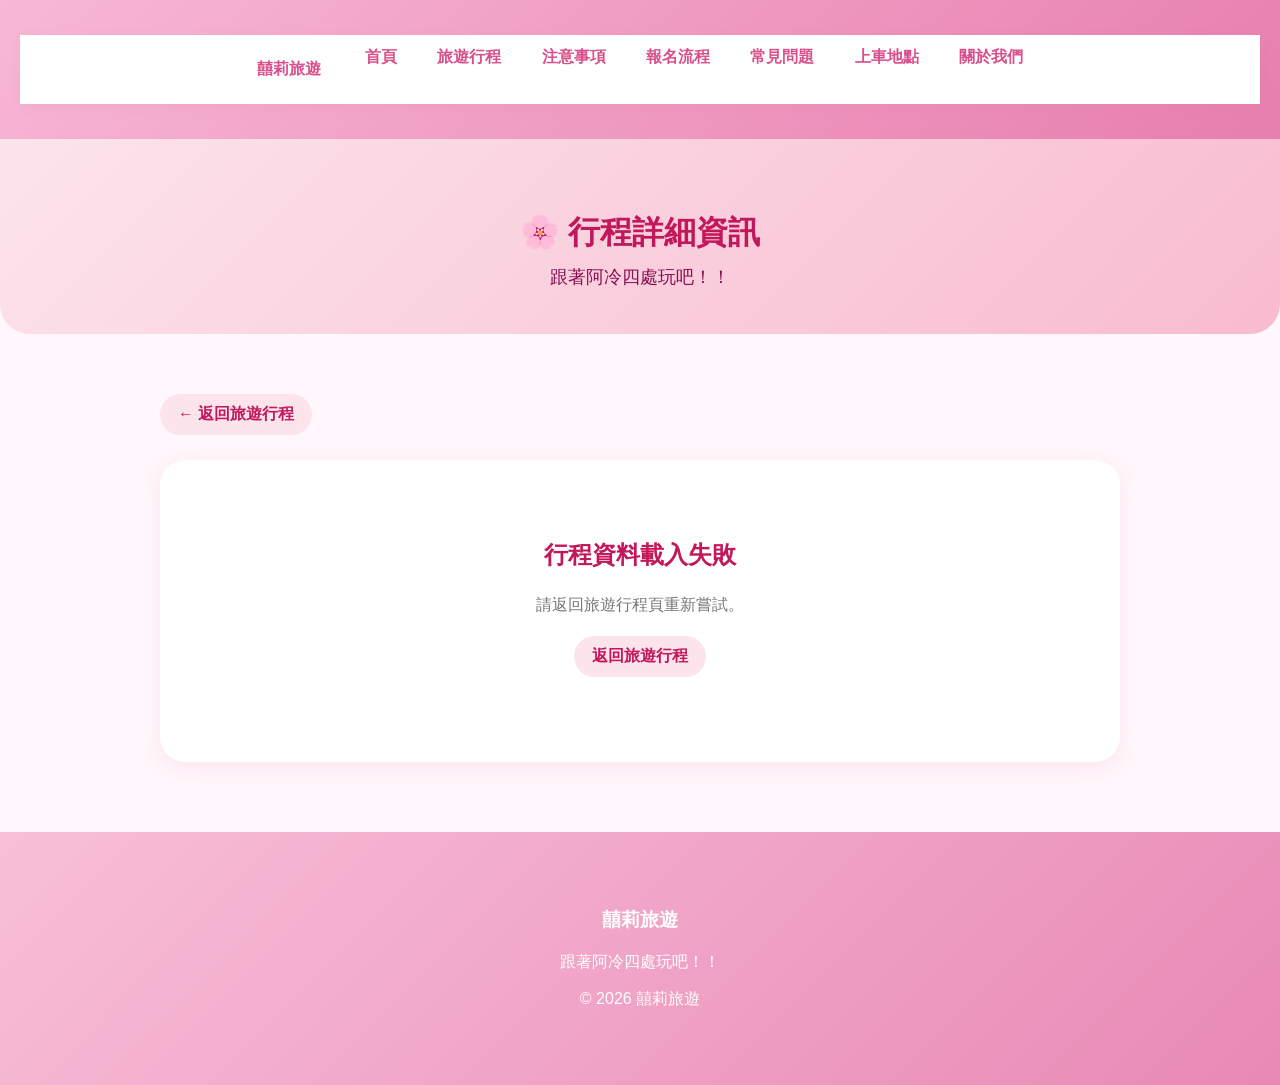
<file: trip-detail.html>
<!DOCTYPE html>
<html lang="zh-Hant">

<head>

    <meta charset="UTF-8">

    <meta name="viewport" content="width=device-width, initial-scale=1.0">

    <title>行程詳細資訊｜囍莉旅遊</title>

    <link rel="stylesheet" href="style.css">


    <style>

        /* =========================
           基本設定
        ========================= */

        body {
            background: #fff7fb;
        }


        /* =========================
           頁面標題
        ========================= */

        .page-banner {

            background: linear-gradient(
                135deg,
                #fce4ec,
                #f8bbd0
            );

            padding: 45px 20px;

            text-align: center;

            border-radius: 0 0 30px 30px;

        }

        .page-banner h1 {

            color: #c2185b;

            font-size: 32px;

            margin-bottom: 10px;

        }

        .page-banner p {

            color: #880e4f;

            font-size: 18px;

            margin: 0;

        }


        /* =========================
           主內容
        ========================= */

        .detail-container {

            max-width: 1000px;

            margin: 40px auto;

            padding: 20px;

        }


        /* =========================
           返回按鈕
        ========================= */

        .back-button {

            display: inline-block;

            text-decoration: none;

            color: #c2185b;

            font-weight: bold;

            margin-bottom: 25px;

            padding: 10px 18px;

            background: #fce4ec;

            border-radius: 30px;

            transition: 0.3s;

        }

        .back-button:hover {

            background: #f8bbd0;

        }


        /* =========================
           行程主卡片
        ========================= */

        .detail-card {

            background: #ffffff;

            border-radius: 25px;

            overflow: hidden;

            box-shadow: 0 5px 20px rgba(
                194,
                24,
                91,
                0.08
            );

        }


        /* =========================
           行程圖片
        ========================= */

        .detail-image {

            height: 350px;

            background: linear-gradient(
                135deg,
                #fce4ec,
                #f8bbd0
            );

            display: flex;

            align-items: center;

            justify-content: center;

            font-size: 100px;

            overflow: hidden;

        }

        .detail-image img {

            width: 100%;

            height: 100%;

            object-fit: cover;

        }


        /* =========================
           行程內容
        ========================= */

        .detail-content {

            padding: 35px;

        }


        /* =========================
           狀態
        ========================= */

        .trip-tag {

            display: inline-block;

            padding: 8px 18px;

            background: #fce4ec;

            color: #c2185b;

            border-radius: 30px;

            font-weight: bold;

            margin-bottom: 15px;

        }

        .trip-tag.full {

            background: #eeeeee;

            color: #666666;

        }

        .trip-tag.coming {

            background: #fff3e0;

            color: #ef6c00;

        }


        /* =========================
           行程名稱
        ========================= */

        .detail-title {

            color: #d94f8c;

            font-size: 32px;

            line-height: 1.5;

            margin-bottom: 25px;

        }


        /* =========================
           基本資料
        ========================= */

        .detail-info {

            display: grid;

            grid-template-columns: repeat(2, 1fr);

            gap: 15px;

            background: #fff5f9;

            padding: 25px;

            border-radius: 20px;

            margin-bottom: 30px;

        }

        .info-item {

            color: #555555;

            line-height: 1.8;

            font-size: 17px;

        }

        .info-item strong {

            color: #ad1457;

        }


        /* =========================
           區塊標題
        ========================= */

        .detail-section {

            margin-top: 35px;

            padding-top: 25px;

            border-top: 1px solid #f8bbd0;

        }

        .detail-section h2 {

            color: #c2185b;

            font-size: 24px;

            margin-bottom: 20px;

        }


        /* =========================
           行程特色
        ========================= */

        .highlight-list {

            display: flex;

            flex-wrap: wrap;

            gap: 10px;

            list-style: none;

            padding: 0;

        }

        .highlight-list li {

            background: #fce4ec;

            color: #ad1457;

            padding: 10px 18px;

            border-radius: 30px;

            font-size: 16px;

        }


        /* =========================
           行程表
        ========================= */

        .itinerary-list {

            display: flex;

            flex-direction: column;

            gap: 15px;

        }

        .itinerary-item {

            display: grid;

            grid-template-columns: 150px 1fr;

            gap: 15px;

            background: #fff7fb;

            padding: 18px;

            border-radius: 15px;

        }

        .itinerary-time {

            color: #c2185b;

            font-weight: bold;

        }

        .itinerary-location {

            color: #555555;

            line-height: 1.8;

        }


        /* =========================
           上車地點
        ========================= */

        .boarding-list {

            display: flex;

            flex-direction: column;

            gap: 10px;

        }

        .boarding-item {

            background: #fff5f9;

            padding: 15px 20px;

            border-radius: 12px;

            color: #555555;

        }


        /* =========================
           注意事項
        ========================= */

        .notes-list {

            background: #fff3e0;

            border-left: 5px solid #ff9800;

            padding: 25px;

            border-radius: 15px;

        }

        .notes-list ul {

            padding-left: 25px;

            line-height: 2;

            color: #666666;

        }


        /* =========================
           報名按鈕
        ========================= */

        .registration-area {

            text-align: center;

            margin-top: 40px;

            padding: 30px;

            background: #fff5f9;

            border-radius: 20px;

        }

        .registration-area h3 {

            color: #c2185b;

            margin-bottom: 15px;

        }

        .registration-button {

            display: inline-block;

            padding: 18px 45px;

            background: linear-gradient(
                135deg,
                #ec407a,
                #c2185b
            );

            color: #ffffff;

            text-decoration: none;

            border-radius: 40px;

            font-size: 20px;

            font-weight: bold;

            transition: 0.3s;

        }

        .registration-button:hover {

            transform: translateY(-3px);

            background: linear-gradient(
                135deg,
                #c2185b,
                #880e4f
            );

        }

        .registration-button.disabled {

            background: #cccccc;

            color: #666666;

            pointer-events: none;

        }


        /* =========================
           找不到行程
        ========================= */

        .not-found {

            text-align: center;

            background: #ffffff;

            padding: 60px 25px;

            border-radius: 25px;

            box-shadow: 0 5px 20px rgba(
                194,
                24,
                91,
                0.08
            );

        }

        .not-found h2 {

            color: #c2185b;

            margin-bottom: 20px;

        }

        .not-found p {

            color: #777777;

            line-height: 1.8;

        }


        /* =========================
           手機版
        ========================= */

        @media (max-width: 768px) {

            .page-banner {

                padding: 35px 15px;

            }

            .page-banner h1 {

                font-size: 26px;

            }

            .detail-container {

                padding: 15px;

                margin: 25px auto;

            }

            .detail-image {

                height: 220px;

                font-size: 70px;

            }

            .detail-content {

                padding: 20px;

            }

            .detail-title {

                font-size: 24px;

            }

            .detail-info {

                grid-template-columns: 1fr;

                padding: 20px;

            }

            .detail-section h2 {

                font-size: 21px;

            }

            .itinerary-item {

                grid-template-columns: 1fr;

                gap: 5px;

            }

            .registration-button {

                width: 100%;

                box-sizing: border-box;

            }

        }

    </style>

</head>


<body>


    <!-- =========================
         導覽列
    ========================= -->

    <header class="site-header">

        <div class="navbar">

            <div class="nav-container">

                <a href="index.html" class="logo">
                    囍莉旅遊
                </a>

                <nav class="nav-menu">

                    <a href="index.html">
                        首頁
                    </a>

                    <a href="trips.html">
                        旅遊行程
                    </a>

                    <a href="notice.html">
                        注意事項
                    </a>

                    <a href="process.html">
                        報名流程
                    </a>

                    <a href="faq.html">
                        常見問題
                    </a>

                    <a href="boarding.html">
                        上車地點
                    </a>

                    <a href="about.html">
                        關於我們
                    </a>

                </nav>

            </div>

        </div>

    </header>


    <!-- =========================
         頁面標題
    ========================= -->

    <section class="page-banner">

        <h1>🌸 行程詳細資訊</h1>

        <p>
            跟著阿冷四處玩吧！！
        </p>

    </section>


    <!-- =========================
         詳細行程
    ========================= -->

    <main>

        <section class="detail-container">

            <a href="trips.html" class="back-button">
                ← 返回旅遊行程
            </a>


            <div id="tripDetail">

                <div class="not-found">

                    <h2>正在載入行程...</h2>

                </div>

            </div>

        </section>

    </main>


    <!-- =========================
         Footer
    ========================= -->

    <footer>

        <div class="container">

            <h3>囍莉旅遊</h3>

            <p>
                跟著阿冷四處玩吧！！
            </p>

            <p>
                © 2026 囍莉旅遊
            </p>

        </div>

    </footer>


    <!-- =========================
         載入行程資料
    ========================= -->

    <!-- 行程資料統一由 trips.json 載入 -->


    <!-- =========================
         詳細行程顯示功能
    ========================= -->

    <script>

        const tripDetail = document.getElementById("tripDetail");


        /* =========================
           取得網址中的行程 ID
        ========================= */

        const urlParams = new URLSearchParams(
            window.location.search
        );

        const tripId = urlParams.get("trip");


        /* =========================
           找到對應行程
        ========================= */

        let trip = null;


        /* =========================
           顯示行程
        ========================= */

        function renderTripDetail() {


            if (!trip) {

                tripDetail.innerHTML = `

                    <div class="not-found">

                        <h2>😢 找不到這個旅遊行程</h2>

                        <p>
                            可能是行程已下架，或網址有誤。
                        </p>

                        <a
                            href="trips.html"
                            class="back-button"
                        >
                            返回旅遊行程
                        </a>

                    </div>

                `;

                return;

            }


            /* =========================
               行程特色
            ========================= */

            let highlightsHTML = "";

            if (trip.highlights && trip.highlights.length > 0) {

                trip.highlights.forEach(function(item) {

                    highlightsHTML += `
                        <li>${item}</li>
                    `;

                });

            }


            /* =========================
               行程時間表
            ========================= */

            let itineraryHTML = "";

            if (trip.itinerary && trip.itinerary.length > 0) {

                trip.itinerary.forEach(function(item) {

                    itineraryHTML += `

                        <div class="itinerary-item">

                            <div class="itinerary-time">

                                ${item.time}

                            </div>

                            <div class="itinerary-location">

                                ${item.location}

                            </div>

                        </div>

                    `;

                });

            } else {

                itineraryHTML = `

                    <div class="empty-category">

                        詳細行程即將公布，敬請期待！

                    </div>

                `;

            }


            /* =========================
               上車地點
            ========================= */

            let boardingHTML = "";

            if (
                trip.boardingPoints &&
                trip.boardingPoints.length > 0
            ) {

                trip.boardingPoints.forEach(function(point) {

                    boardingHTML += `

                        <div class="boarding-item">

                            📍 ${point}

                        </div>

                    `;

                });

            } else {

                boardingHTML = `

                    <div class="empty-category">

                        上車地點待公告

                    </div>

                `;

            }


            /* =========================
               注意事項
            ========================= */

            let notesHTML = "";

            if (trip.notes && trip.notes.length > 0) {

                trip.notes.forEach(function(note) {

                    notesHTML += `
                        <li>${note}</li>
                    `;

                });

            } else {

                notesHTML = `
                    <li>詳細注意事項請參考網站公告。</li>
                `;

            }


            /* =========================
               報名狀態
            ========================= */

            let statusClass = "";

            if (trip.status === "額滿") {

                statusClass = "full";

            } else if (trip.status === "籌備中") {

                statusClass = "coming";

            }


            /* =========================
               報名按鈕
            ========================= */

            let registrationButton = "";


            if (trip.status === "額滿") {

                registrationButton = `

                    <a class="registration-button disabled">

                        🚫 本團已額滿

                    </a>

                `;

            } else if (trip.status === "籌備中") {

                registrationButton = `

                    <a class="registration-button disabled">

                        🌸 敬請期待

                    </a>

                `;

            } else {

                registrationButton = `

                    <a
                        href="registration.html?trip=${trip.id}"
                        class="registration-button"
                    >

                        🌸 我要報名

                    </a>

                `;

            }


            /* =========================
               顯示完整內容
            ========================= */

            tripDetail.innerHTML = `

                <div class="detail-card">


                    <!-- 行程圖片 -->

                    <div class="detail-image">

                        ${
                            trip.image
                            ?
                            `<img src="${trip.image}" alt="${trip.title}">`
                            :
                            "🌸"
                        }

                    </div>


                    <!-- 行程內容 -->

                    <div class="detail-content">


                        <!-- 報名狀態 -->

                        <span class="trip-tag ${statusClass}">

                            ${trip.status || "報名中"}

                        </span>


                        <!-- 行程名稱 -->

                        <h1 class="detail-title">

                            ${trip.title}

                        </h1>


                        <!-- 基本資訊 -->

                        <div class="detail-info">


                            <div class="info-item">

                                📅

                                <strong>出團日期：</strong>

                                ${trip.dateText || "待設定"}

                            </div>


                            <div class="info-item">

                                💰

                                <strong>團費：</strong>

                                ${trip.priceText || "待設定"}

                            </div>


                            <div class="info-item">

                                👥

                                <strong>報名人數：</strong>

                                ${trip.registeredPeople || 0}

                                /

                                ${trip.maxPeople || "不限"}

                            </div>


                            <div class="info-item">

                                ⏰

                                <strong>報名截止：</strong>

                                ${trip.deadline || "待設定"}

                            </div>


                            <div class="info-item">

                                📍

                                <strong>出發地：</strong>

                                ${trip.departure || "台南"}

                            </div>


                            <div class="info-item">

                                🚌

                                <strong>行程類型：</strong>

                                ${trip.type || "旅遊行程"}

                            </div>


                        </div>


                        <!-- 行程介紹 -->

                        ${
                            trip.description
                            ?
                            `
                            <div class="detail-section">

                                <h2>🌸 行程介紹</h2>

                                <p style="
                                    color:#666;
                                    line-height:2;
                                    font-size:17px;
                                ">

                                    ${trip.description}

                                </p>

                            </div>
                            `
                            :
                            ""
                        }


                        <!-- 行程特色 -->

                        ${
                            highlightsHTML
                            ?
                            `
                            <div class="detail-section">

                                <h2>✨ 行程特色</h2>

                                <ul class="highlight-list">

                                    ${highlightsHTML}

                                </ul>

                            </div>
                            `
                            :
                            ""
                        }


                        <!-- 詳細行程 -->

                        <div class="detail-section">

                            <h2>🗓️ 詳細行程</h2>

                            <div class="itinerary-list">

                                ${itineraryHTML}

                            </div>

                        </div>


                        <!-- 上車地點 -->

                        <div class="detail-section">

                            <h2>🚌 集合／上車地點</h2>

                            <div class="boarding-list">

                                ${boardingHTML}

                            </div>

                        </div>


                        <!-- 注意事項 -->

                        <div class="detail-section">

                            <h2>📢 行程注意事項</h2>

                            <div class="notes-list">

                                <ul>

                                    ${notesHTML}

                                </ul>

                            </div>

                        </div>


                        <!-- 報名區域 -->

                        <div class="registration-area">

                            <h3>🌸 一起出發吧！</h3>

                            <p style="
                                color:#666;
                                line-height:1.8;
                                margin-bottom:25px;
                            ">

                                準備好一起旅行了嗎？

                            </p>

                            ${registrationButton}

                        </div>


                    </div>

                </div>

            `;


        }


        /* =========================
           從 trips.json 載入指定行程
        ========================= */

        async function loadTripDetail() {
            try {
                if (!tripId) throw new Error("網址缺少行程編號");
                const response = await fetch("trips.json?t=" + Date.now(), { cache: "no-store" });
                if (!response.ok) throw new Error("讀取行程資料失敗（HTTP " + response.status + "）");
                const trips = await response.json();
                if (!Array.isArray(trips)) throw new Error("trips.json 格式錯誤");
                trip = trips.find(function(item) { return String(item.id) === String(tripId); }) || null;
                renderTripDetail();
            } catch (error) {
                console.error("載入詳細行程失敗：", error);
                tripDetail.innerHTML = `<div class="not-found"><h2>行程資料載入失敗</h2><p>請返回旅遊行程頁重新嘗試。</p><a href="trips.html" class="back-button">返回旅遊行程</a></div>`;
            }
        }

        loadTripDetail();


    </script>


</body>

</html>
</file>
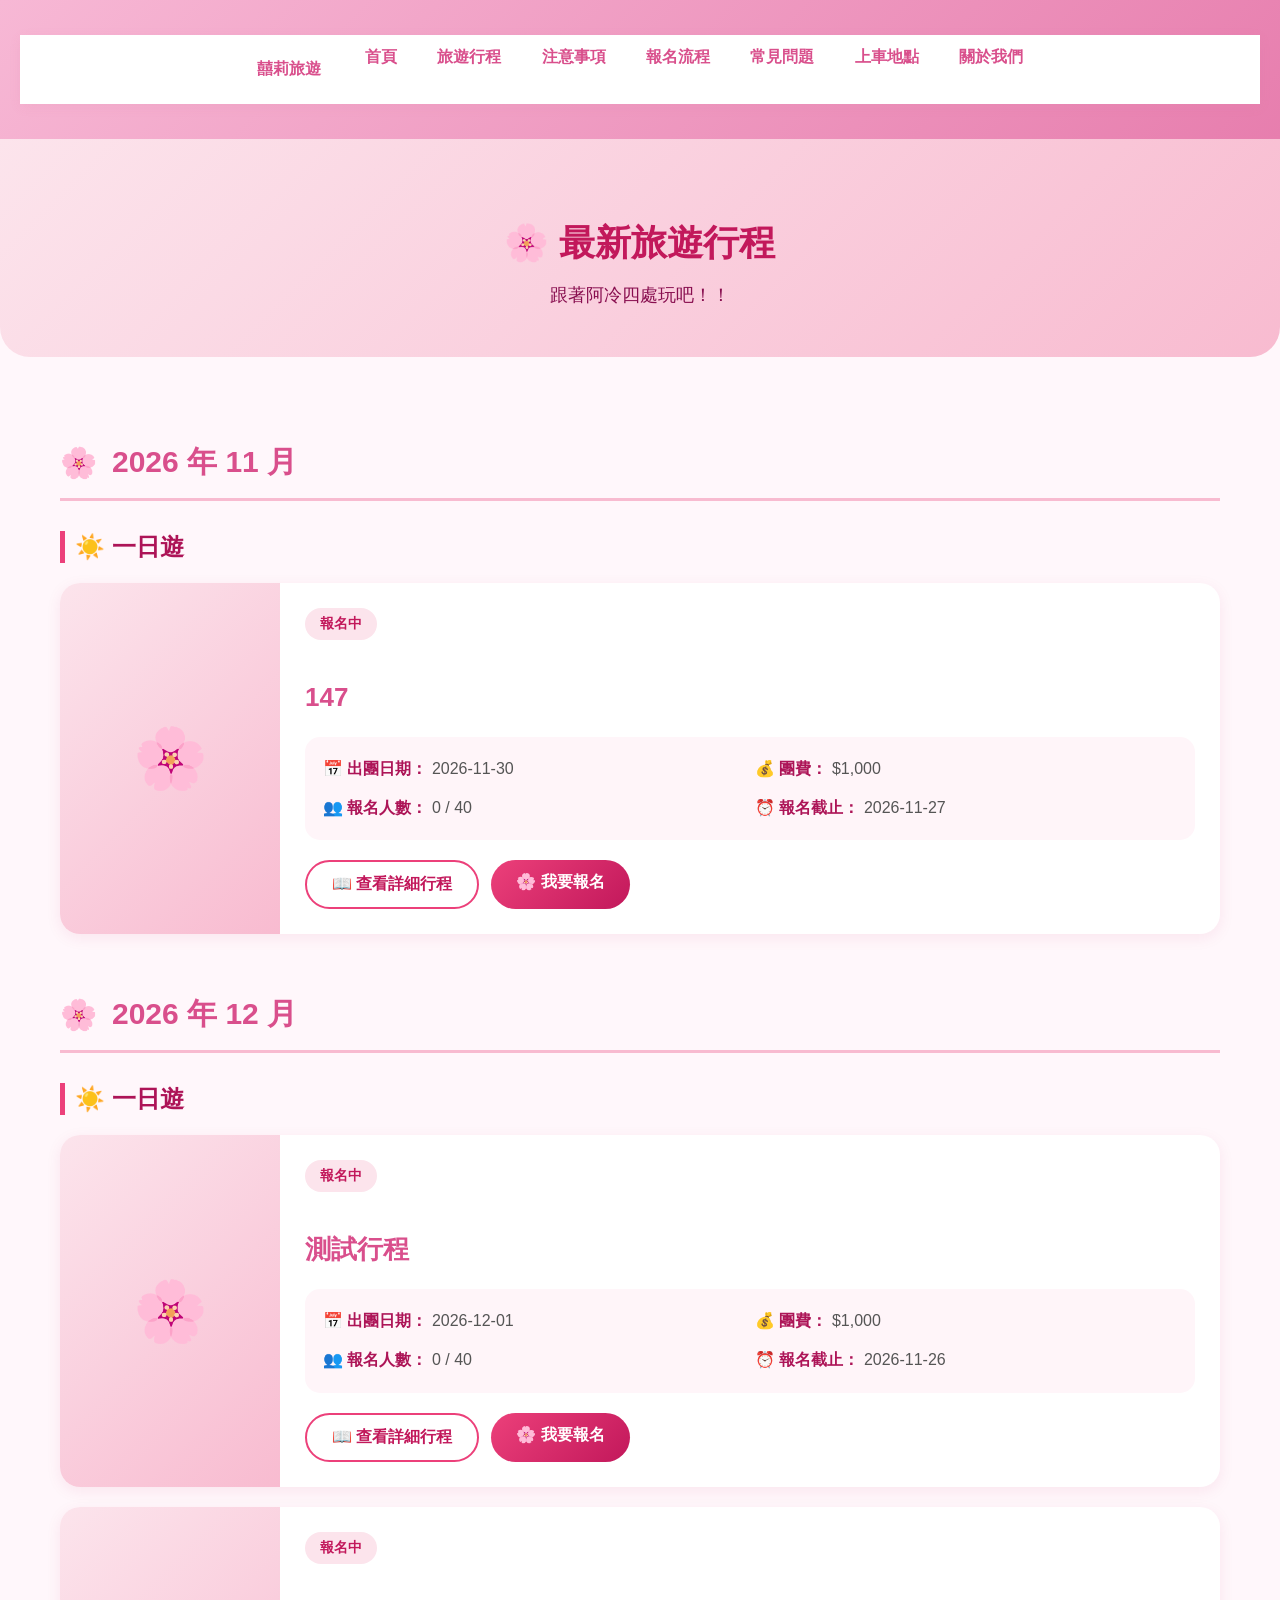
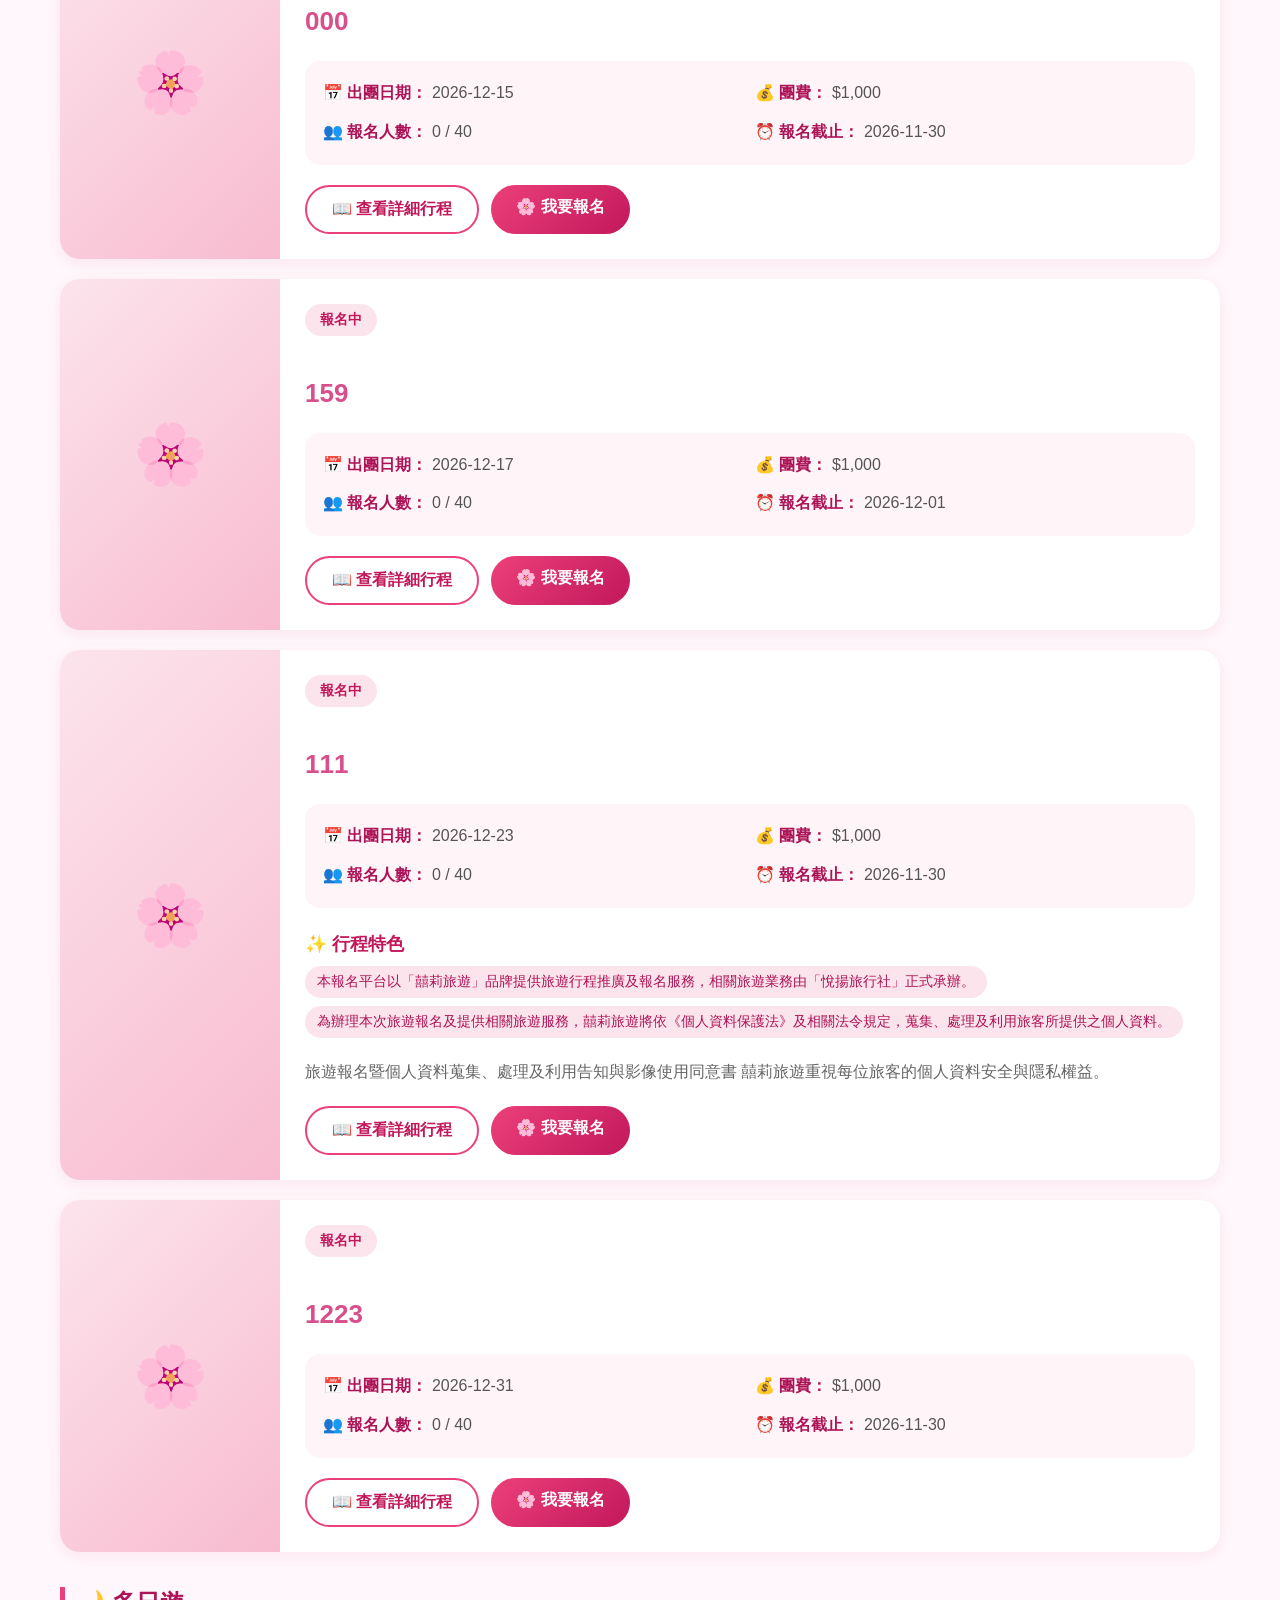
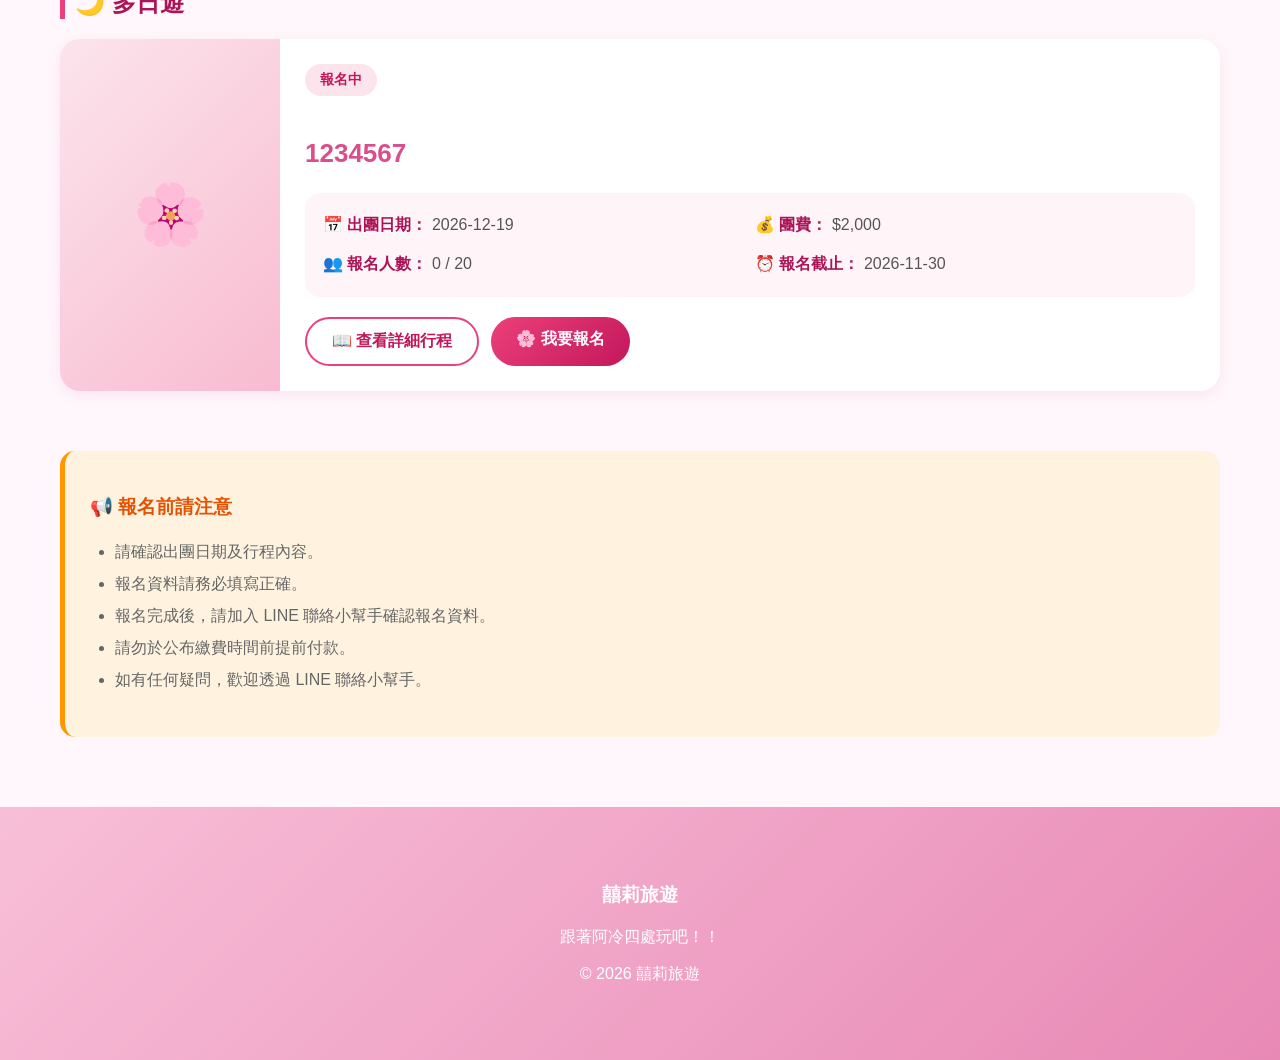
<file: trips.html>
<!DOCTYPE html>
<html lang="zh-Hant">

<head>

    <meta charset="UTF-8">
    <meta name="viewport" content="width=device-width, initial-scale=1.0">

    <title>旅遊行程｜囍莉旅遊</title>

    <link rel="stylesheet" href="style.css">

    <style>

        /* =========================
           基本設定
        ========================= */

        body {
            background: #fff7fb;
        }


        /* =========================
           頁面標題
        ========================= */

        .page-banner {
            background: linear-gradient(
                135deg,
                #fce4ec,
                #f8bbd0
            );

            padding: 50px 20px;

            text-align: center;

            border-radius: 0 0 30px 30px;
        }

        .page-banner h1 {
            color: #c2185b;

            font-size: 36px;

            margin-bottom: 15px;
        }

        .page-banner p {
            color: #880e4f;

            font-size: 18px;

            margin: 0;
        }


        /* =========================
           行程區域
        ========================= */

        .trip-section {
            max-width: 1200px;

            margin: 40px auto;

            padding: 20px;
        }


        /* =========================
           月份區塊
        ========================= */

        .month-section {
            margin-bottom: 60px;
        }

        .month-title {
            display: flex;

            align-items: center;

            gap: 15px;

            color: #d94f8c;

            font-size: 30px;

            font-weight: bold;

            padding-bottom: 15px;

            border-bottom: 3px solid #f8bbd0;

            margin-bottom: 30px;
        }

        .month-title::before {
            content: "🌸";

            font-size: 30px;
        }


        /* =========================
           一日遊 / 多日遊標題
        ========================= */

        .trip-category {
            margin-bottom: 35px;
        }

        .category-title {
            display: flex;

            align-items: center;

            gap: 10px;

            font-size: 24px;

            color: #ad1457;

            margin-bottom: 20px;

            padding-left: 10px;

            border-left: 5px solid #ec407a;
        }


        /* =========================
           行程列表
        ========================= */

        .trip-list {
            display: flex;

            flex-direction: column;

            gap: 20px;
        }


        /* =========================
           行程卡片
        ========================= */

        .trip-card {
            display: grid;

            grid-template-columns: 220px 1fr;

            background: #ffffff;

            border-radius: 20px;

            overflow: hidden;

            box-shadow: 0 4px 15px rgba(194, 24, 91, 0.08);

            transition: 0.3s;
        }

        .trip-card:hover {
            transform: translateY(-3px);

            box-shadow: 0 8px 25px rgba(194, 24, 91, 0.15);
        }


        /* =========================
           行程圖片
        ========================= */

        .trip-photo {
            background: linear-gradient(
                135deg,
                #fce4ec,
                #f8bbd0
            );

            min-height: 220px;

            display: flex;

            align-items: center;

            justify-content: center;

            font-size: 60px;

            overflow: hidden;
        }

        .trip-photo img {
            width: 100%;

            height: 100%;

            object-fit: cover;
        }


        /* =========================
           行程內容
        ========================= */

        .trip-content {
            padding: 25px;
        }


        /* =========================
           行程狀態
        ========================= */

        .trip-tag {
            display: inline-block;

            padding: 7px 15px;

            border-radius: 20px;

            background: #fce4ec;

            color: #c2185b;

            font-size: 14px;

            font-weight: bold;

            margin-bottom: 12px;
        }

        .trip-tag.full {
            background: #eeeeee;

            color: #666666;
        }

        .trip-tag.coming {
            background: #fff3e0;

            color: #ef6c00;
        }


        /* =========================
           行程名稱
        ========================= */

        .trip-title {
            color: #d94f8c;

            font-size: 26px;

            margin-bottom: 20px;

            line-height: 1.5;
        }


        /* =========================
           行程資訊
        ========================= */

        .trip-info {
            display: grid;

            grid-template-columns: repeat(2, 1fr);

            gap: 10px;

            background: #fff5f9;

            padding: 18px;

            border-radius: 15px;

            margin-bottom: 20px;
        }

        .trip-info-item {
            color: #555555;

            line-height: 1.8;

            font-size: 16px;
        }

        .trip-info-item strong {
            color: #ad1457;
        }


        /* =========================
           行程特色
        ========================= */

        .trip-highlights {
            margin-bottom: 20px;
        }

        .trip-highlights h4 {
            color: #c2185b;

            font-size: 18px;

            margin-bottom: 10px;
        }

        .trip-highlights ul {
            display: flex;

            flex-wrap: wrap;

            gap: 8px;

            padding: 0;

            margin: 0;

            list-style: none;
        }

        .trip-highlights li {
            background: #fce4ec;

            color: #ad1457;

            padding: 7px 12px;

            border-radius: 20px;

            font-size: 14px;
        }


        /* =========================
           行程簡介
        ========================= */

        .trip-description {
            color: #666666;

            line-height: 1.8;

            margin-bottom: 20px;
        }


        /* =========================
           按鈕
        ========================= */

        .trip-buttons {
            display: flex;

            gap: 12px;

            flex-wrap: wrap;
        }

        .trip-button {
            display: inline-block;

            padding: 12px 25px;

            border-radius: 30px;

            text-decoration: none;

            font-size: 16px;

            font-weight: bold;

            text-align: center;

            transition: 0.3s;
        }

        .detail-button {
            background: #ffffff;

            color: #c2185b;

            border: 2px solid #ec407a;
        }

        .detail-button:hover {
            background: #fce4ec;
        }

        .registration-button {
            background: linear-gradient(
                135deg,
                #ec407a,
                #c2185b
            );

            color: #ffffff;

            border: none;
        }

        .registration-button:hover {
            background: linear-gradient(
                135deg,
                #c2185b,
                #880e4f
            );
        }

        .registration-button.disabled {
            background: #cccccc;

            color: #666666;

            pointer-events: none;
        }


        /* =========================
           沒有行程
        ========================= */

        .empty-category {
            background: #ffffff;

            border-radius: 15px;

            padding: 25px;

            text-align: center;

            color: #888888;

            border: 1px dashed #f8bbd0;
        }


        .empty-trip {
            background: #ffffff;

            padding: 50px 20px;

            border-radius: 20px;

            text-align: center;

            color: #888888;
        }


        /* =========================
           注意事項
        ========================= */

        .trip-notice {
            background: #fff3e0;

            border-left: 5px solid #ff9800;

            padding: 25px;

            border-radius: 15px;

            margin-top: 50px;
        }

        .trip-notice h3 {
            color: #e65100;

            margin-bottom: 15px;
        }

        .trip-notice ul {
            padding-left: 25px;

            line-height: 2;

            color: #666666;
        }


        /* =========================
           手機版
        ========================= */

        @media (max-width: 768px) {

            .page-banner {
                padding: 40px 15px;
            }

            .page-banner h1 {
                font-size: 28px;
            }

            .page-banner p {
                font-size: 16px;
            }

            .trip-section {
                padding: 15px;
            }

            .month-title {
                font-size: 24px;
            }

            .category-title {
                font-size: 21px;
            }

            .trip-card {
                grid-template-columns: 1fr;
            }

            .trip-photo {
                height: 200px;

                min-height: auto;
            }

            .trip-content {
                padding: 20px;
            }

            .trip-title {
                font-size: 22px;
            }

            .trip-info {
                grid-template-columns: 1fr;
            }

            .trip-buttons {
                flex-direction: column;
            }

            .trip-button {
                width: 100%;
            }

        }

    </style>

</head>


<body>


    <!-- =========================
         導覽列
    ========================= -->

    <header class="site-header">

        <div class="navbar">

            <div class="nav-container">

                <a href="index.html" class="logo">
                    囍莉旅遊
                </a>

                <nav class="nav-menu">

                    <a href="index.html">首頁</a>

                    <a href="trips.html" class="active">
                        旅遊行程
                    </a>

                    <a href="notice.html">注意事項</a>

                    <a href="process.html">報名流程</a>

                    <a href="faq.html">常見問題</a>

                    <a href="boarding.html">上車地點</a>

                    <a href="about.html">關於我們</a>

                </nav>

            </div>

        </div>

    </header>


    <!-- =========================
         頁面標題
    ========================= -->

    <section class="page-banner">

        <h1>🌸 最新旅遊行程</h1>

        <p>
            跟著阿冷四處玩吧！！
        </p>

    </section>


    <!-- =========================
         行程內容
    ========================= -->

    <main>

        <section class="trip-section">

            <div id="tripContainer">

                <div class="empty-trip">
                    正在載入旅遊行程...
                </div>

            </div>


            <!-- =========================
                 報名注意事項
            ========================= -->

            <div class="trip-notice">

                <h3>📢 報名前請注意</h3>

                <ul>

                    <li>
                        請確認出團日期及行程內容。
                    </li>

                    <li>
                        報名資料請務必填寫正確。
                    </li>

                    <li>
                        報名完成後，請加入 LINE 聯絡小幫手確認報名資料。
                    </li>

                    <li>
                        請勿於公布繳費時間前提前付款。
                    </li>

                    <li>
                        如有任何疑問，歡迎透過 LINE 聯絡小幫手。
                    </li>

                </ul>

            </div>

        </section>

    </main>


    <!-- =========================
         Footer
    ========================= -->

    <footer>

        <div class="container">

            <h3>囍莉旅遊</h3>

            <p>
                跟著阿冷四處玩吧！！
            </p>

            <p>
                © 2026 囍莉旅遊
            </p>

        </div>

    </footer>


    <!-- =========================
         行程資料
    ========================= -->

    <!-- 行程資料改由 Apps Script API 即時讀取 -->


    <!-- =========================
         行程顯示功能
    ========================= -->

    <script>

        const tripContainer = document.getElementById("tripContainer");
        let tripsData = [];


        /* =========================
           日期轉換
        ========================= */

        function getTripMonth(trip) {

            if (!trip.date) {
                return "日期待設定";
            }

            const date = new Date(trip.date);

            if (isNaN(date.getTime())) {
                return "日期待設定";
            }

            return date.getFullYear() + " 年 " +
                   (date.getMonth() + 1) + " 月";

        }


        /* =========================
           建立行程卡片
        ========================= */

        function createTripCard(trip) {

            let highlightsHTML = "";

            if (trip.highlights && trip.highlights.length > 0) {

                trip.highlights.forEach(function(item) {

                    highlightsHTML += `
                        <li>${item}</li>
                    `;

                });

            }


            let statusClass = "";

            if (trip.status === "額滿") {

                statusClass = "full";

            } else if (trip.status === "籌備中") {

                statusClass = "coming";

            }


            let registrationButton = "";

            if (trip.status === "額滿") {

                registrationButton = `
                    <a class="trip-button registration-button disabled">
                        🚫 已額滿
                    </a>
                `;

            } else if (trip.status === "籌備中") {

                registrationButton = `
                    <a class="trip-button registration-button disabled">
                        🌸 敬請期待
                    </a>
                `;

            } else {

                registrationButton = `
                    <a
                        href="registration.html?trip=${trip.id}"
                        class="trip-button registration-button"
                    >
                        🌸 我要報名
                    </a>
                `;

            }


            const card = document.createElement("div");

            card.className = "trip-card";


            card.innerHTML = `

                <div class="trip-photo">

                    ${
                        trip.image
                        ?
                        `<img src="${trip.image}" alt="${trip.title}">`
                        :
                        "🌸"
                    }

                </div>


                <div class="trip-content">


                    <span class="trip-tag ${statusClass}">
                        ${trip.status || "報名中"}
                    </span>


                    <h3 class="trip-title">
                        ${trip.title}
                    </h3>


                    <div class="trip-info">


                        <div class="trip-info-item">
                            📅
                            <strong>出團日期：</strong>
                            ${trip.dateText || "待設定"}
                        </div>


                        <div class="trip-info-item">
                            💰
                            <strong>團費：</strong>
                            ${trip.priceText || "待設定"}
                        </div>


                        <div class="trip-info-item">
                            👥
                            <strong>報名人數：</strong>
                            ${trip.registeredPeople || 0}
                            /
                            ${trip.maxPeople || "不限"}
                        </div>


                        <div class="trip-info-item">
                            ⏰
                            <strong>報名截止：</strong>
                            ${trip.deadline || "待設定"}
                        </div>


                    </div>


                    ${
                        highlightsHTML
                        ?
                        `
                        <div class="trip-highlights">

                            <h4>✨ 行程特色</h4>

                            <ul>
                                ${highlightsHTML}
                            </ul>

                        </div>
                        `
                        :
                        ""
                    }


                    <div class="trip-description">

                        ${trip.description || ""}

                    </div>


                    <div class="trip-buttons">

                        <a
                            href="trip-detail.html?trip=${trip.id}"
                            class="trip-button detail-button"
                        >
                            📖 查看詳細行程
                        </a>


                        ${registrationButton}

                    </div>


                </div>

            `;


            // 將使用者點選的行程完整資料同步交給報名頁，避免報名頁首次載入時空等 trips.json。
            const registrationLink = card.querySelector('a.registration-button[href]');
            if (registrationLink) {
                registrationLink.addEventListener('click', function () {
                    try {
                        localStorage.setItem('xili_selected_trip_v1', JSON.stringify(trip));
                        localStorage.setItem('xili_trips_cache_v1', JSON.stringify(tripsData));
                    } catch (error) {
                        console.warn('無法暫存所選行程，報名頁將改由網路載入：', error);
                    }
                });
            }

            return card;

        }


        /* =========================
           依月份分類
        ========================= */

        function renderTrips() {

            tripContainer.innerHTML = "";


            if (!tripsData || tripsData.length === 0) {

                tripContainer.innerHTML = `
                    <div class="empty-trip">

                        <h2>🌸 目前沒有旅遊行程</h2>

                        <p>精彩旅程即將推出，敬請期待！</p>

                    </div>
                `;

                return;

            }


            /* 依月份分組 */

            const monthGroups = {};


            tripsData.forEach(function(trip) {

                const month = getTripMonth(trip);

                if (!monthGroups[month]) {

                    monthGroups[month] = [];

                }

                monthGroups[month].push(trip);

            });


            /* 排序月份 */

            const sortedMonths = Object.keys(monthGroups).sort(function(a, b) {

                if (a === "日期待設定") return 1;

                if (b === "日期待設定") return -1;


                const dateA = new Date(
                    a.replace(" 年 ", "-").replace(" 月", "-01")
                );

                const dateB = new Date(
                    b.replace(" 年 ", "-").replace(" 月", "-01")
                );

                return dateA - dateB;

            });


            /* 建立月份區塊 */

            sortedMonths.forEach(function(month) {


                const monthSection = document.createElement("section");

                monthSection.className = "month-section";


                monthSection.innerHTML = `

                    <h2 class="month-title">
                        ${month}
                    </h2>

                `;


                const tripsInMonth = monthGroups[month];


                /* =========================
                   一日遊
                ========================= */

                const oneDayTrips = tripsInMonth.filter(function(trip) {

                    return trip.type === "一日遊";

                });


                if (oneDayTrips.length > 0) {

                    const category = document.createElement("div");

                    category.className = "trip-category";


                    category.innerHTML = `

                        <h3 class="category-title">
                            ☀️ 一日遊
                        </h3>

                        <div class="trip-list"></div>

                    `;


                    const list = category.querySelector(".trip-list");


                    oneDayTrips.forEach(function(trip) {

                        list.appendChild(createTripCard(trip));

                    });


                    monthSection.appendChild(category);

                }


                /* =========================
                   多日遊
                ========================= */

                const multiDayTrips = tripsInMonth.filter(function(trip) {

                    return trip.type === "多日遊";

                });


                if (multiDayTrips.length > 0) {

                    const category = document.createElement("div");

                    category.className = "trip-category";


                    category.innerHTML = `

                        <h3 class="category-title">
                            🌙 多日遊
                        </h3>

                        <div class="trip-list"></div>

                    `;


                    const list = category.querySelector(".trip-list");


                    multiDayTrips.forEach(function(trip) {

                        list.appendChild(createTripCard(trip));

                    });


                    monthSection.appendChild(category);

                }


                tripContainer.appendChild(monthSection);


            });


        }


        /* =========================
           執行
        ========================= */

        let tripsFetchInProgress = false;
        let lastTripsFetchAt = 0;

        async function loadTrips() {
            // 先同步顯示上次成功載入的清單，避免整頁停留在「正在載入」。
            try {
                const cached = JSON.parse(localStorage.getItem('xili_trips_cache_v1') || 'null');
                if (Array.isArray(cached)) {
                    tripsData = cached;
                    renderTrips();
                } else {
                    tripContainer.innerHTML = `<div class="empty-trip">正在載入旅遊行程...</div>`;
                }
            } catch (error) {
                console.warn('讀取行程清單快取失敗：', error);
                tripContainer.innerHTML = `<div class="empty-trip">正在載入旅遊行程...</div>`;
            }

            // 防止頁面重新取得焦點時，同一時間重複送出多個請求。
            if (tripsFetchInProgress) return;
            tripsFetchInProgress = true;

            try {
                // GitHub Pages 可能經過 CDN 快取；每次加上唯一查詢參數，
                // 並使用 no-store，確保新增／修改行程後取得最新 trips.json。
                const tripsUrl = new URL('trips.json', window.location.href);
                tripsUrl.searchParams.set('_xili_refresh', String(Date.now()));

                const response = await fetch(tripsUrl.toString(), {
                    cache: 'no-store',
                    headers: { 'Cache-Control': 'no-cache' }
                });

                if (!response.ok) {
                    throw new Error('讀取行程資料失敗（HTTP ' + response.status + '）');
                }

                const result = await response.json();
                if (!Array.isArray(result)) throw new Error('trips.json 格式錯誤');

                tripsData = result;
                lastTripsFetchAt = Date.now();

                try {
                    localStorage.setItem('xili_trips_cache_v1', JSON.stringify(result));
                } catch (error) {
                    console.warn('無法保存行程清單快取：', error);
                }

                renderTrips();
            } catch (error) {
                console.error('背景更新行程失敗：', error);
                if (!tripsData.length) {
                    tripContainer.innerHTML = `
                        <div class="empty-trip">
                            <h2>🌸 行程載入失敗</h2>
                            <p>請稍後重新整理，或聯絡囍莉旅遊。</p>
                        </div>`;
                }
            } finally {
                tripsFetchInProgress = false;
            }
        }

        // 從後台切回旅遊行程頁時，若距離上次更新已超過 30 秒，
        // 自動重新取得最新行程，不必請客人手動重新整理。
        function refreshTripsWhenStale() {
            if (document.visibilityState === 'hidden') return;
            if (Date.now() - lastTripsFetchAt < 30000) return;
            loadTrips();
        }

        document.addEventListener('visibilitychange', refreshTripsWhenStale);
        window.addEventListener('pageshow', refreshTripsWhenStale);

        loadTrips();


    </script>


</body>

</html>
</file>
<file: style.css>
/* =========================
   囍莉旅遊｜共用網站樣式
========================= */

* {
    box-sizing: border-box;
}

html {
    scroll-behavior: smooth;
}

body {
    margin: 0;
    font-family: "Noto Sans TC", "Microsoft JhengHei", sans-serif;
    background: #fff5fa;
    color: #70445c;
}

/* ===== 網站標題 ===== */

.site-header {
    background: linear-gradient(135deg, #f7b8d5, #e77eae);
    text-align: center;
    padding: 35px 20px;
    color: white;
}

.site-header h1 {
    font-size: 36px;
    margin: 0;
    letter-spacing: 8px;
}

.site-header p {
    font-size: 18px;
    margin-top: 12px;
}

/* ===== 導覽列 ===== */

.navbar {
    position: sticky;
    top: 0;
    z-index: 1000;
    background: white;
    box-shadow: 0 3px 10px rgba(220, 120, 160, 0.12);
}

.nav-container {
    max-width: 1200px;
    margin: auto;
    display: flex;
    justify-content: center;
    flex-wrap: wrap;
    gap: 8px;
    padding: 12px;
}

.navbar a {
    text-decoration: none;
    color: #d94f8c;
    font-size: 16px;
    font-weight: bold;
    padding: 12px 18px;
    border-radius: 25px;
    transition: 0.3s;
}

.navbar a:hover {
    background: #ffe4ef;
    transform: translateY(-2px);
}

/* ===== 主要內容 ===== */

.container {
    max-width: 1200px;
    margin: 40px auto;
    padding: 0 20px;
}

.card {
    background: white;
    border-radius: 25px;
    padding: 35px;
    margin-bottom: 30px;
    box-shadow: 0 8px 25px rgba(220, 120, 160, 0.12);
}

.section-title {
    color: #d94f8c;
    font-size: 28px;
    margin-bottom: 25px;
}

/* ===== 按鈕 ===== */

.btn {
    display: inline-block;
    background: linear-gradient(135deg, #f28bb8, #d94f8c);
    color: white;
    text-decoration: none;
    padding: 15px 35px;
    border-radius: 50px;
    font-size: 18px;
    font-weight: bold;
    border: none;
    cursor: pointer;
    transition: 0.3s;
}

.btn:hover {
    transform: translateY(-3px);
    box-shadow: 0 8px 20px rgba(217, 79, 140, 0.3);
}

/* ===== Footer ===== */

footer {
    background: linear-gradient(135deg, #f8bfd8, #e889b5);
    color: white;
    text-align: center;
    padding: 35px 20px;
    margin-top: 50px;
}

footer h2 {
    margin-bottom: 10px;
}

/* ===== 手機版 ===== */

@media (max-width: 768px) {

    .site-header h1 {
        font-size: 28px;
        letter-spacing: 4px;
    }

    .nav-container {
        gap: 3px;
    }

    .navbar a {
        font-size: 14px;
        padding: 8px 10px;
    }

    .container {
        margin: 20px auto;
    }

    .card {
        padding: 25px 20px;
    }

    .section-title {
        font-size: 23px;
    }

}
</file>
